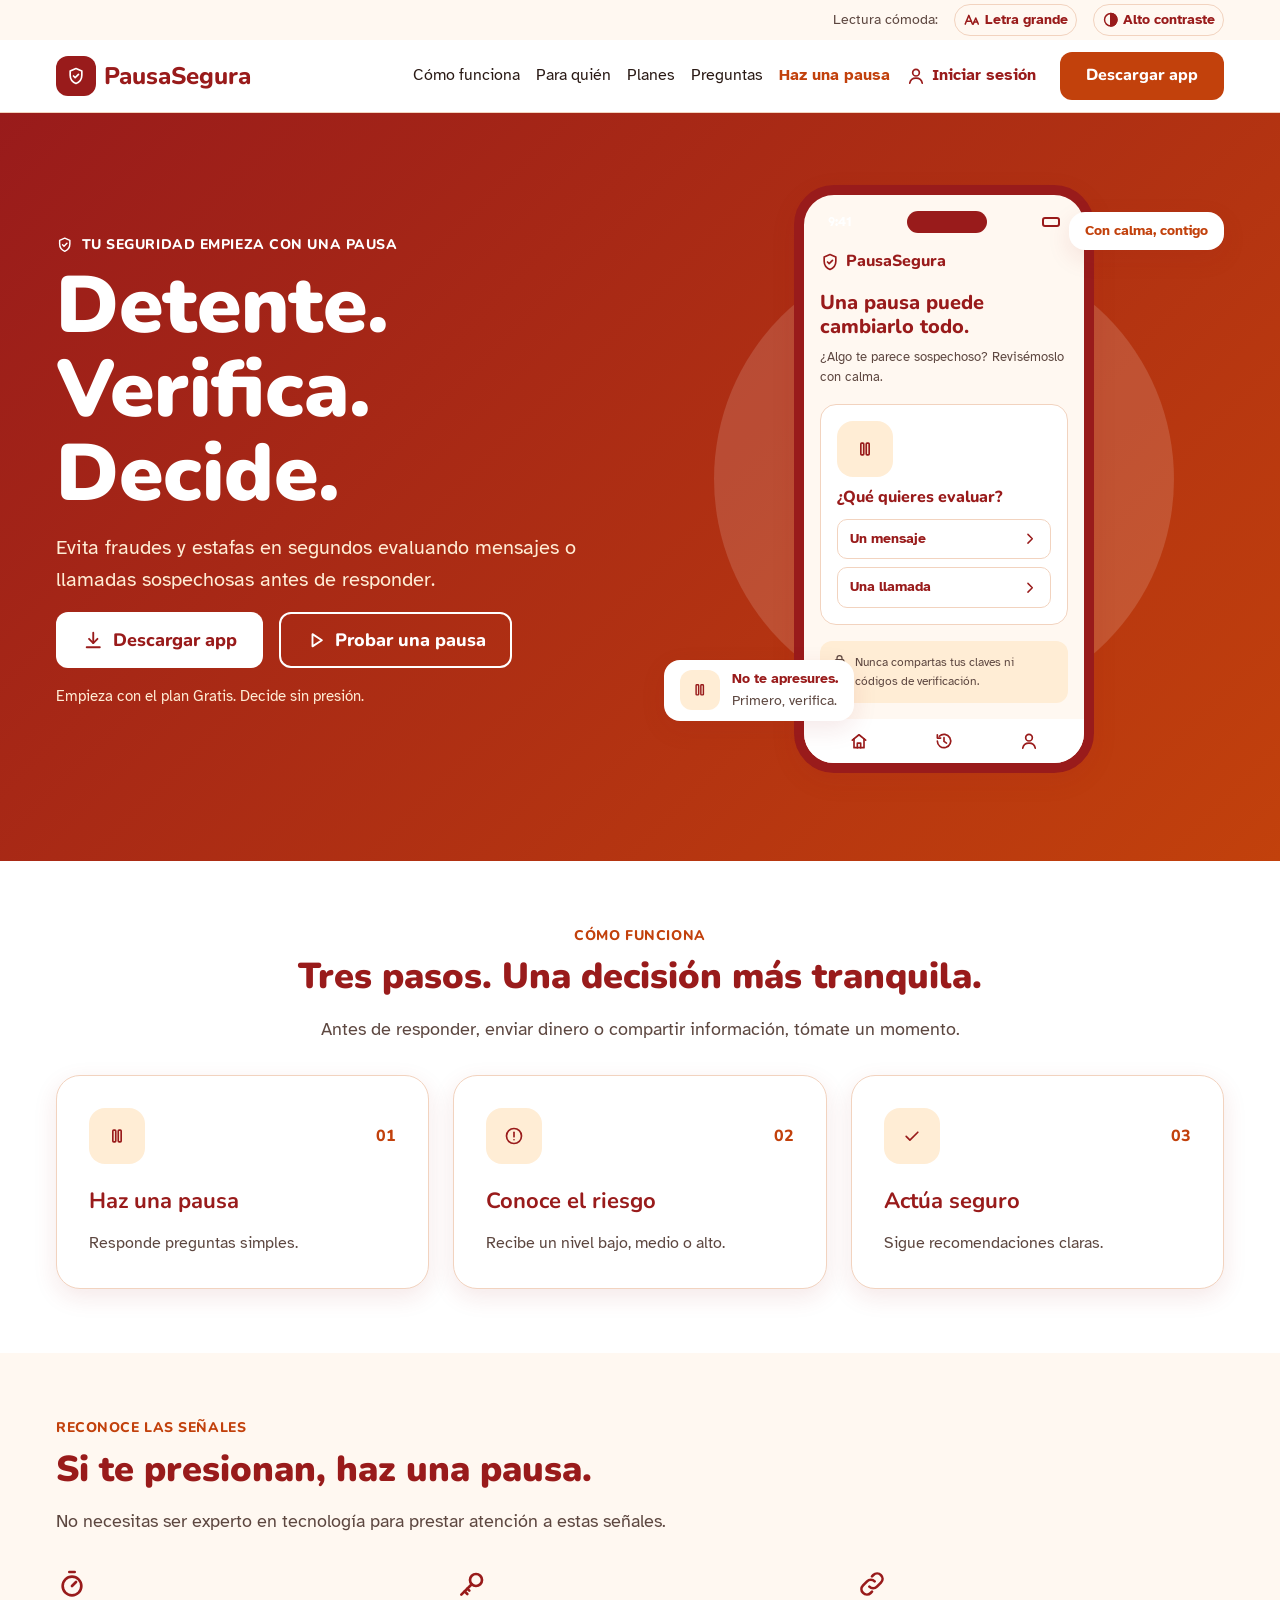
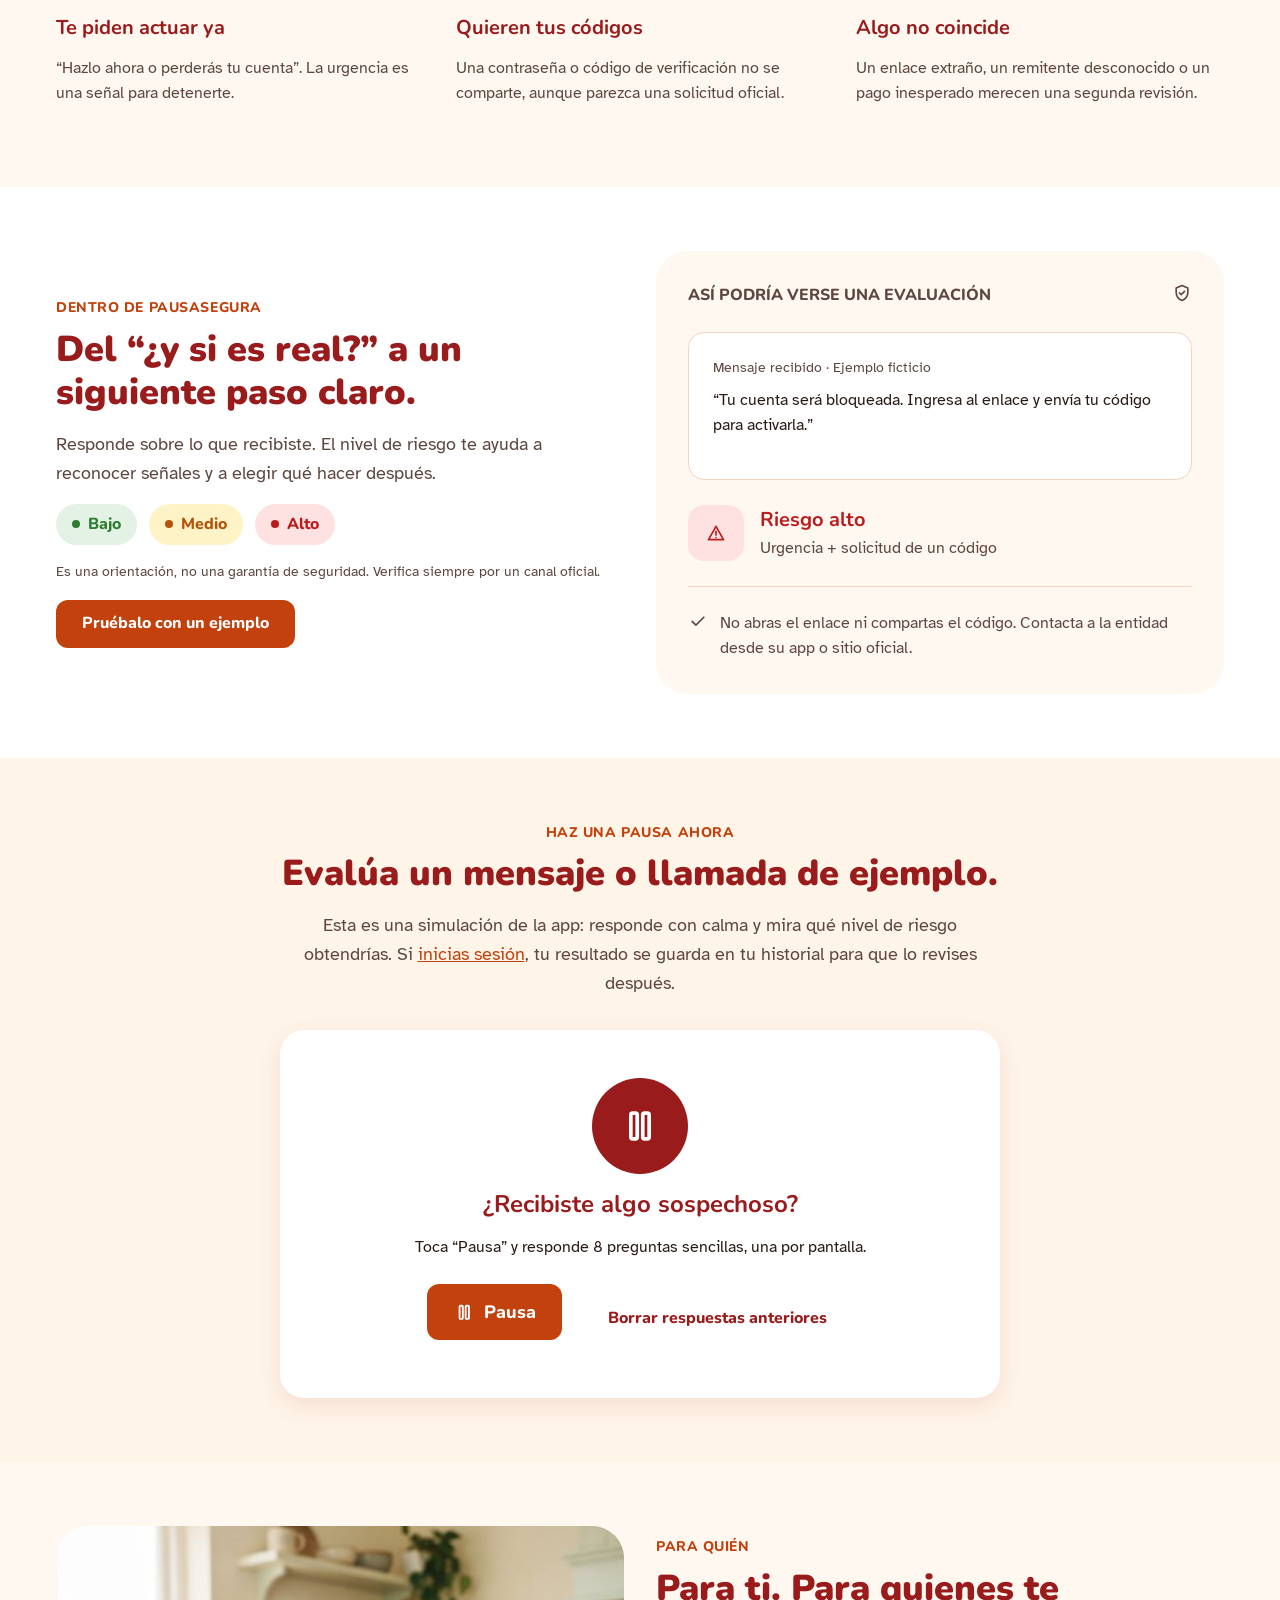
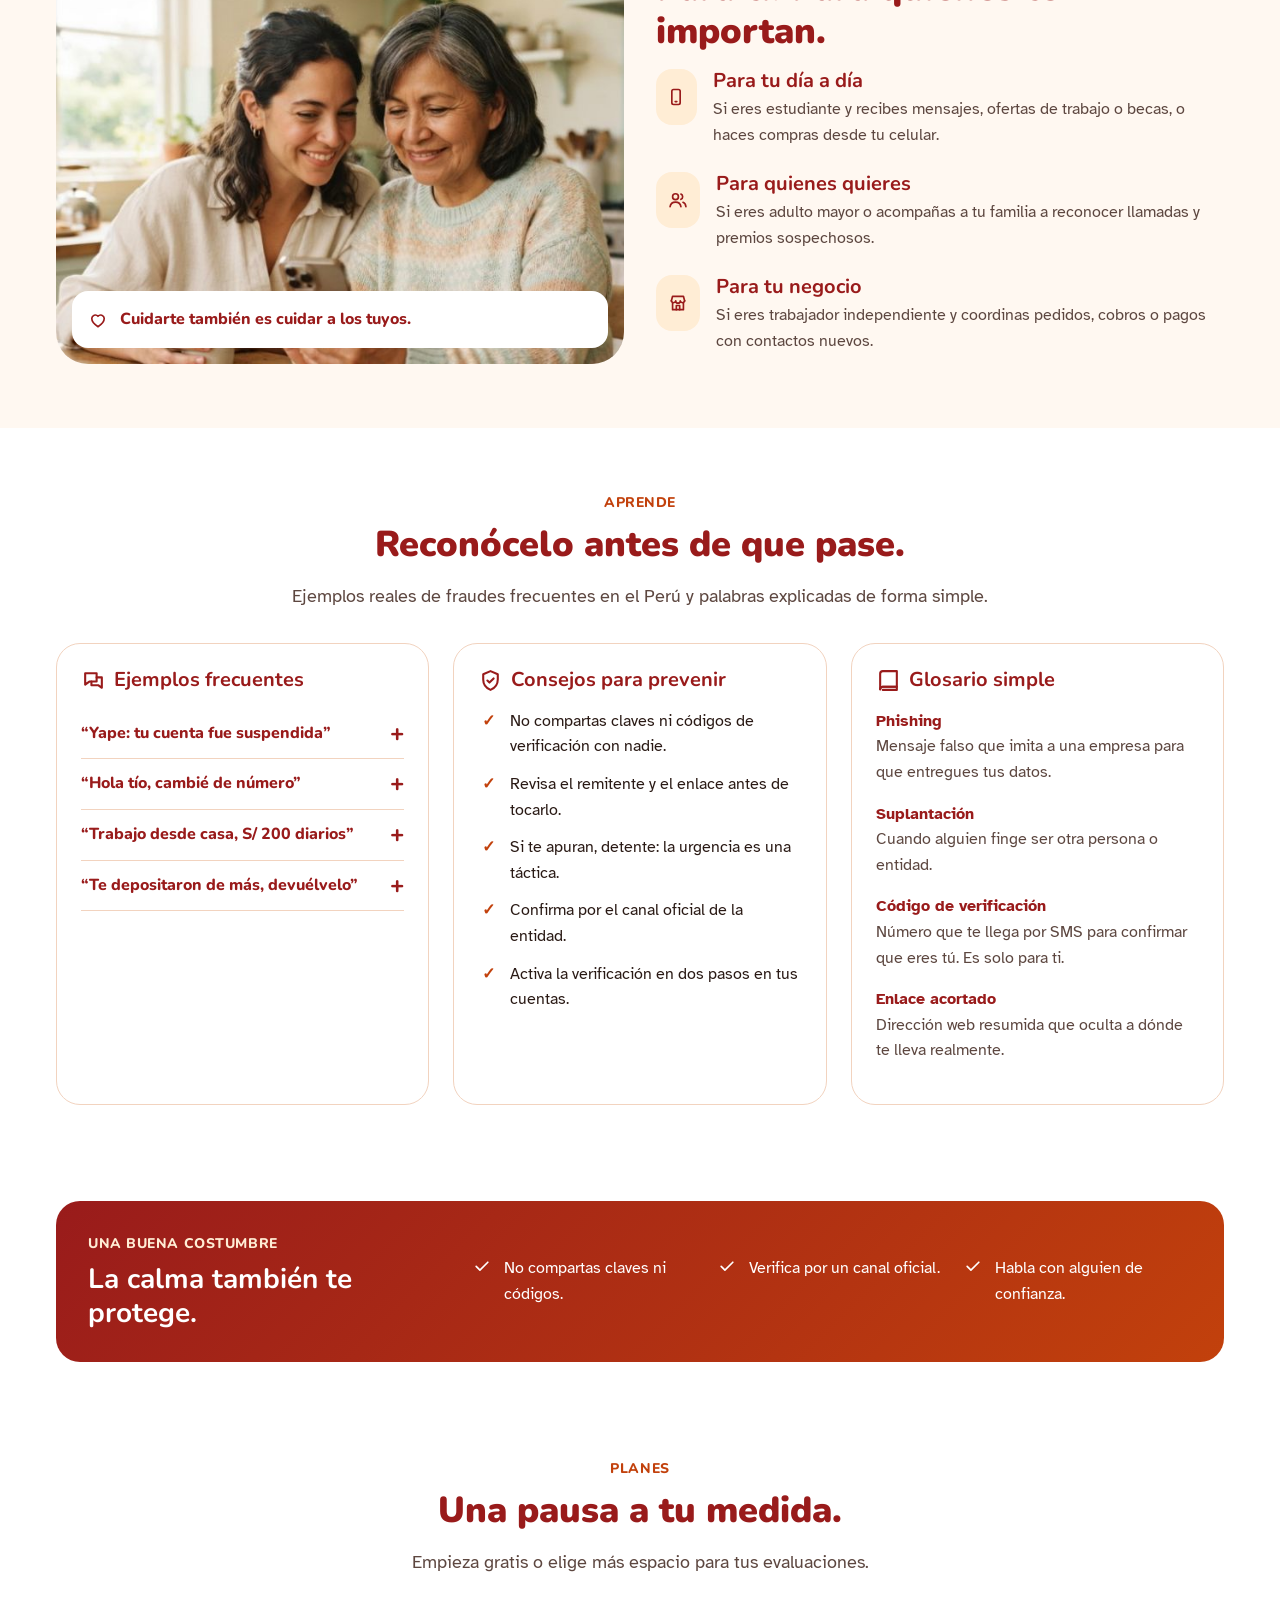
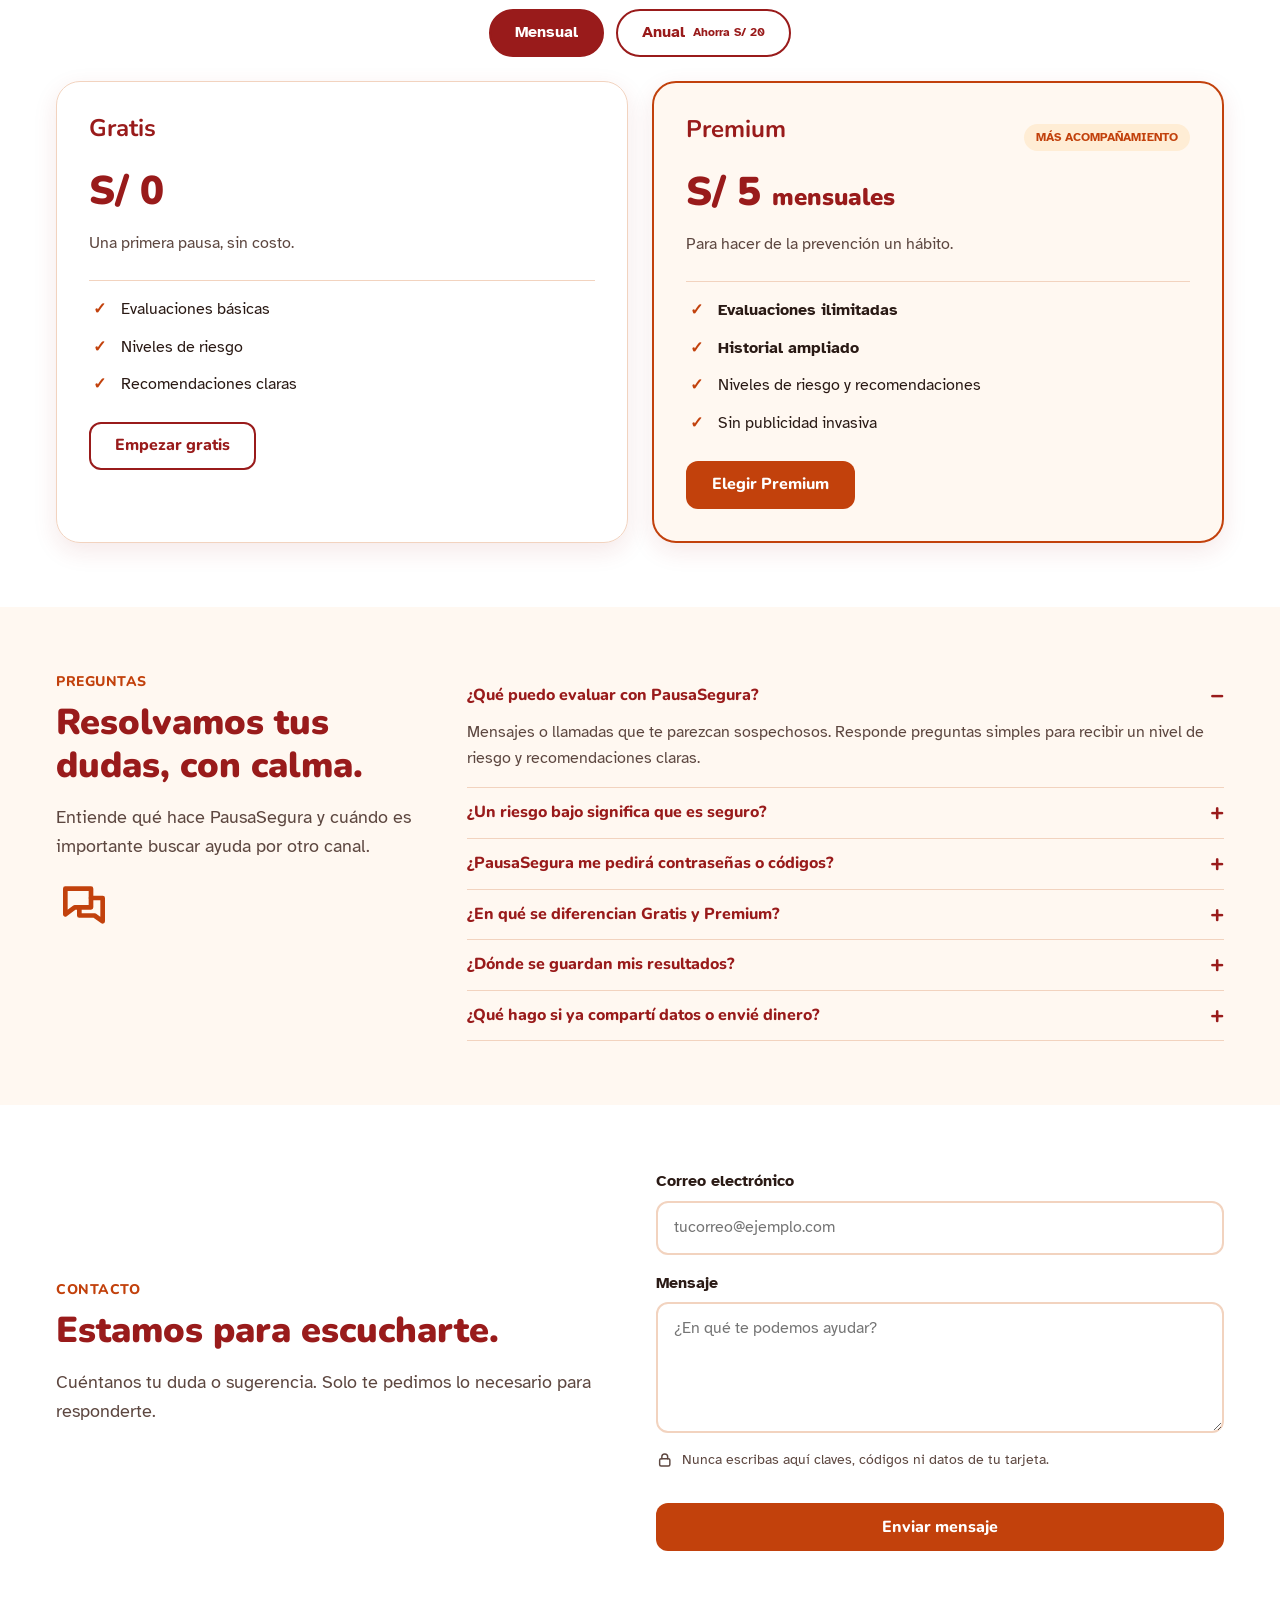
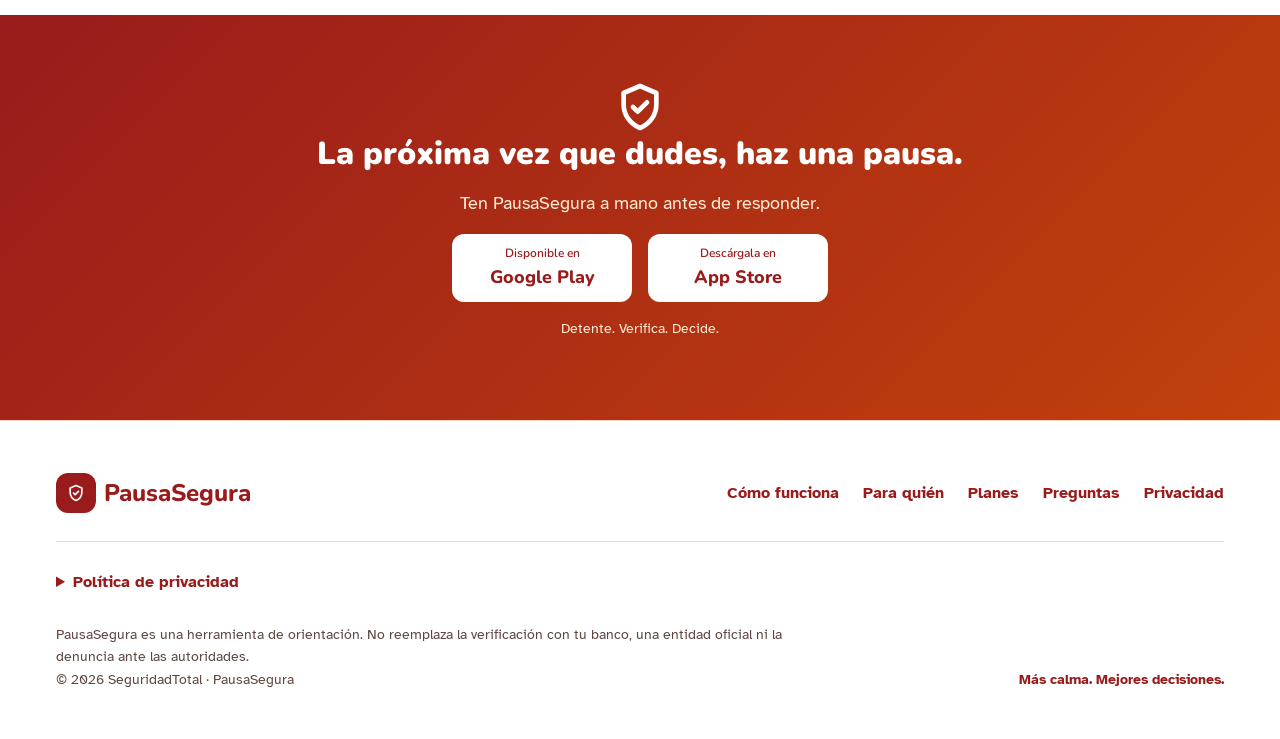
<file: index.html>
<!DOCTYPE html>
<html lang="es">
<head>
  <meta charset="UTF-8">
  <meta name="viewport" content="width=device-width, initial-scale=1.0">
  <meta name="description" content="PausaSegura te ayuda a hacer una pausa y evaluar una llamada o mensaje sospechoso antes de responder.">
  <title>PausaSegura | Detente. Verifica. Decide.</title>
  <link rel="icon" href="assets/images/favicon.svg" type="image/svg+xml">
  <link rel="preconnect" href="https://fonts.googleapis.com">
  <link rel="preconnect" href="https://fonts.gstatic.com" crossorigin>
  <link rel="stylesheet" href="https://fonts.googleapis.com/css2?family=Atkinson+Hyperlegible:wght@400;700&family=Nunito:wght@600;700;800;900&display=swap">
  <link rel="stylesheet" href="assets/css/styles.css">
  <script src="assets/js/account.js" defer></script>
  <script src="assets/js/evaluation.js" defer></script>
</head>
<body>
  <!-- Icon sprite (decorative icons, reused with <use>) -->
  <svg class="icon-sprite" aria-hidden="true" focusable="false">
    <symbol id="icon-shield" viewBox="0 0 24 24"><path d="M12 3l7 3v5c0 4.5-3 8.3-7 10-4-1.7-7-5.5-7-10V6l7-3z"/><path d="M9 12l2 2 4-4"/></symbol>
    <symbol id="icon-pause" viewBox="0 0 24 24"><rect x="7" y="5" width="3.5" height="14" rx="1"/><rect x="13.5" y="5" width="3.5" height="14" rx="1"/></symbol>
    <symbol id="icon-alert" viewBox="0 0 24 24"><circle cx="12" cy="12" r="9"/><path d="M12 7.5v5.5"/><path d="M12 16.5h.01"/></symbol>
    <symbol id="icon-check" viewBox="0 0 24 24"><path d="M5 12.5l4.5 4.5L19 7.5"/></symbol>
    <symbol id="icon-download" viewBox="0 0 24 24"><path d="M12 4v11"/><path d="M7.5 10.5L12 15l4.5-4.5"/><path d="M5 19.5h14"/></symbol>
    <symbol id="icon-play" viewBox="0 0 24 24"><path d="M8 5.5v13l10-6.5-10-6.5z"/></symbol>
    <symbol id="icon-timer" viewBox="0 0 24 24"><circle cx="12" cy="13.5" r="7"/><path d="M12 13.5l3-3"/><path d="M10 3h4"/></symbol>
    <symbol id="icon-key" viewBox="0 0 24 24"><circle cx="15" cy="9" r="4.5"/><path d="M11.8 12.2L4 20"/><path d="M6.5 17.5l2 2"/><path d="M8.5 15.5l1.5 1.5"/></symbol>
    <symbol id="icon-link" viewBox="0 0 24 24"><path d="M10 14a4 4 0 0 0 5.7 0l3-3a4 4 0 0 0-5.7-5.7l-1 1"/><path d="M14 10a4 4 0 0 0-5.7 0l-3 3a4 4 0 0 0 5.7 5.7l1-1"/></symbol>
    <symbol id="icon-phone" viewBox="0 0 24 24"><rect x="7" y="3" width="10" height="18" rx="2"/><path d="M11 17.5h2"/></symbol>
    <symbol id="icon-users" viewBox="0 0 24 24"><circle cx="9" cy="8" r="3.5"/><path d="M2.5 20c.5-3.5 3.2-5.5 6.5-5.5s6 2 6.5 5.5"/><path d="M15.5 4.8a3.5 3.5 0 0 1 0 6.4"/><path d="M18 14.8c2 .8 3.2 2.6 3.5 5.2"/></symbol>
    <symbol id="icon-store" viewBox="0 0 24 24"><path d="M4 9.5L5.5 4h13L20 9.5"/><path d="M4 9.5a2.7 2.7 0 0 0 5.3 0 2.7 2.7 0 0 0 5.4 0 2.7 2.7 0 0 0 5.3 0"/><path d="M5.5 11.5V20h13v-8.5"/><path d="M10 20v-5h4v5"/></symbol>
    <symbol id="icon-heart" viewBox="0 0 24 24"><path d="M12 20s-7.5-4.6-7.5-10A4.3 4.3 0 0 1 12 7.5 4.3 4.3 0 0 1 19.5 10c0 5.4-7.5 10-7.5 10z"/></symbol>
    <symbol id="icon-chat" viewBox="0 0 24 24"><path d="M4 5h11v8H8l-4 3V5z"/><path d="M15 9h5v10l-3.5-2.5H10V13"/></symbol>
    <symbol id="icon-warning" viewBox="0 0 24 24"><path d="M12 4l9 16H3l9-16z"/><path d="M12 10v4.5"/><path d="M12 17.5h.01"/></symbol>
    <symbol id="icon-lock" viewBox="0 0 24 24"><rect x="5" y="10.5" width="14" height="10" rx="2"/><path d="M8 10.5V8a4 4 0 0 1 8 0v2.5"/></symbol>
    <symbol id="icon-arrow-left" viewBox="0 0 24 24"><path d="M19 12H5"/><path d="M11 6l-6 6 6 6"/></symbol>
    <symbol id="icon-chevron" viewBox="0 0 24 24"><path d="M9.5 6l6 6-6 6"/></symbol>
    <symbol id="icon-share" viewBox="0 0 24 24"><circle cx="6" cy="12" r="2.5"/><circle cx="17.5" cy="6" r="2.5"/><circle cx="17.5" cy="18" r="2.5"/><path d="M8.2 10.8l7-3.6"/><path d="M8.2 13.2l7 3.6"/></symbol>
    <symbol id="icon-block" viewBox="0 0 24 24"><circle cx="12" cy="12" r="8.5"/><path d="M6 6l12 12"/></symbol>
    <symbol id="icon-book" viewBox="0 0 24 24"><path d="M4 5.5A2.5 2.5 0 0 1 6.5 3H20v15H6.5A2.5 2.5 0 0 0 4 20.5v-15z"/><path d="M4 20.5A2.5 2.5 0 0 1 6.5 18H20v3H6.5"/></symbol>
    <symbol id="icon-home" viewBox="0 0 24 24"><path d="M4 11l8-6.5 8 6.5"/><path d="M6 9.5V20h12V9.5"/><path d="M10 20v-5.5h4V20"/></symbol>
    <symbol id="icon-history" viewBox="0 0 24 24"><path d="M4 12a8 8 0 1 0 2.4-5.7"/><path d="M4 4.5v4h4"/><path d="M12 8v4.5l3 2"/></symbol>
    <symbol id="icon-user" viewBox="0 0 24 24"><circle cx="12" cy="8" r="4"/><path d="M4.5 20.5c.7-4 3.7-6 7.5-6s6.8 2 7.5 6"/></symbol>
    <symbol id="icon-text-size" viewBox="0 0 24 24"><path d="M3 18L8 6l5 12"/><path d="M4.8 14h6.4"/><path d="M14 18l3.5-8.5L21 18"/><path d="M15.2 15.2h4.6"/></symbol>
    <symbol id="icon-contrast" viewBox="0 0 24 24"><circle cx="12" cy="12" r="8.5"/><path d="M12 3.5v17a8.5 8.5 0 0 0 0-17z" fill="currentColor"/></symbol>
  </svg>

  <a class="skip-link" href="#main-content">Saltar al contenido</a>

  <!-- US36: reading preferences (CSS only: :has(:checked)) -->
  <input class="a11y-control" type="checkbox" id="large-text">
  <input class="a11y-control" type="checkbox" id="high-contrast">

  <header class="site-header">
    <div class="a11y-bar" role="group" aria-label="Preferencias de lectura">
      <div class="container a11y-bar__inner">
        <span class="a11y-bar__title">Lectura cómoda:</span>
        <label class="a11y-bar__option" for="large-text">
          <svg class="icon" aria-hidden="true"><use href="#icon-text-size"/></svg>
          Letra grande
        </label>
        <label class="a11y-bar__option" for="high-contrast">
          <svg class="icon" aria-hidden="true"><use href="#icon-contrast"/></svg>
          Alto contraste
        </label>
      </div>
    </div>

    <nav class="navbar container" aria-label="Navegación principal">
      <a class="brand" href="#home" aria-label="PausaSegura, ir al inicio">
        <span class="brand__mark" aria-hidden="true"><svg class="icon"><use href="#icon-shield"/></svg></span>
        <span class="brand__name">PausaSegura</span>
      </a>
      <input class="navbar__toggle" type="checkbox" id="menu-toggle" aria-label="Abrir o cerrar menú">
      <label class="navbar__toggle-label" for="menu-toggle">
        <span class="navbar__toggle-bar" aria-hidden="true"></span>
      </label>
      <ul class="navbar__menu" id="nav-menu">
        <li><a class="navbar__link" href="#how-it-works">Cómo funciona</a></li>
        <li><a class="navbar__link" href="#segments">Para quién</a></li>
        <li><a class="navbar__link" href="#plans">Planes</a></li>
        <li><a class="navbar__link" href="#faq">Preguntas</a></li>
        <li><a class="navbar__link navbar__link--accent" href="#evaluate">Haz una pausa</a></li>
        <!-- US01, US02, US46: account links, shown by assets/js/account.js -->
        <li data-auth="guest"><a class="navbar__link navbar__link--account" href="login.html"><svg class="icon" aria-hidden="true"><use href="#icon-user"/></svg> Iniciar sesión</a></li>
        <li data-auth="user" hidden><a class="navbar__link navbar__link--account" href="historial.html"><svg class="icon" aria-hidden="true"><use href="#icon-history"/></svg> Mis resultados</a></li>
        <li data-auth="user" hidden><button class="navbar__logout" type="button" data-logout>Salir (<span data-user-name></span>)</button></li>
        <li class="navbar__cta"><a class="button button--primary" href="#download">Descargar app</a></li>
      </ul>
    </nav>
  </header>

  <main id="main-content">
    <!-- Hero -->
    <section class="hero" id="home" aria-labelledby="home-title">
      <div class="container hero__inner">
        <div class="hero__content">
          <p class="eyebrow eyebrow--icon">
            <svg class="icon" aria-hidden="true"><use href="#icon-shield"/></svg>
            Tu seguridad empieza con una pausa
          </p>
          <h1 class="hero__title" id="home-title">Detente.<br>Verifica.<br>Decide.</h1>
          <p class="hero__lead">Evita fraudes y estafas en segundos evaluando mensajes o llamadas sospechosas antes de responder.</p>
          <div class="hero__actions">
            <a class="button button--light button--large" href="#download">
              <svg class="icon" aria-hidden="true"><use href="#icon-download"/></svg>
              Descargar app
            </a>
            <a class="button button--outline-light button--large" href="#evaluate">
              <svg class="icon" aria-hidden="true"><use href="#icon-play"/></svg>
              Probar una pausa
            </a>
          </div>
          <p class="hero__note">Empieza con el plan Gratis. Decide sin presión.</p>
        </div>

        <div class="hero__visual" aria-hidden="true">
          <div class="phone">
            <div class="phone__status"><span>9:41</span><span class="phone__notch"></span><span class="phone__battery"></span></div>
            <div class="phone__screen">
              <p class="phone__brand"><svg class="icon"><use href="#icon-shield"/></svg> PausaSegura</p>
              <p class="phone__title">Una pausa puede cambiarlo todo.</p>
              <p class="phone__text">¿Algo te parece sospechoso? Revisémoslo con calma.</p>
              <div class="phone__card">
                <span class="icon-badge"><svg class="icon"><use href="#icon-pause"/></svg></span>
                <p class="phone__card-title">¿Qué quieres evaluar?</p>
                <span class="phone__option">Un mensaje <svg class="icon"><use href="#icon-chevron"/></svg></span>
                <span class="phone__option">Una llamada <svg class="icon"><use href="#icon-chevron"/></svg></span>
              </div>
              <p class="phone__tip"><svg class="icon"><use href="#icon-lock"/></svg> Nunca compartas tus claves ni códigos de verificación.</p>
            </div>
            <div class="phone__nav">
              <svg class="icon"><use href="#icon-home"/></svg>
              <svg class="icon"><use href="#icon-history"/></svg>
              <svg class="icon"><use href="#icon-user"/></svg>
            </div>
          </div>
          <p class="floating-chip floating-chip--top">Con calma, contigo</p>
          <div class="floating-chip floating-chip--bottom">
            <span class="icon-badge icon-badge--small"><svg class="icon"><use href="#icon-pause"/></svg></span>
            <span><strong>No te apresures.</strong><br>Primero, verifica.</span>
          </div>
        </div>
      </div>
    </section>

    <!-- How it works -->
    <section class="section" id="how-it-works" aria-labelledby="how-it-works-title">
      <div class="container">
        <header class="section-header section-header--center">
          <p class="eyebrow">Cómo funciona</p>
          <h2 class="section-title" id="how-it-works-title">Tres pasos. Una decisión más tranquila.</h2>
          <p class="section-lead">Antes de responder, enviar dinero o compartir información, tómate un momento.</p>
        </header>
        <ol class="steps-grid">
          <li class="step-card">
            <div class="step-card__top"><span class="icon-badge"><svg class="icon" aria-hidden="true"><use href="#icon-pause"/></svg></span><span class="step-card__number">01</span></div>
            <h3 class="step-card__title">Haz una pausa</h3>
            <p>Responde preguntas simples.</p>
          </li>
          <li class="step-card">
            <div class="step-card__top"><span class="icon-badge"><svg class="icon" aria-hidden="true"><use href="#icon-alert"/></svg></span><span class="step-card__number">02</span></div>
            <h3 class="step-card__title">Conoce el riesgo</h3>
            <p>Recibe un nivel bajo, medio o alto.</p>
          </li>
          <li class="step-card">
            <div class="step-card__top"><span class="icon-badge"><svg class="icon" aria-hidden="true"><use href="#icon-check"/></svg></span><span class="step-card__number">03</span></div>
            <h3 class="step-card__title">Actúa seguro</h3>
            <p>Sigue recomendaciones claras.</p>
          </li>
        </ol>
      </div>
    </section>

    <!-- Signals (US13, US14, US16) -->
    <section class="section section--soft" id="signals" aria-labelledby="signals-title">
      <div class="container">
        <header class="section-header">
          <p class="eyebrow">Reconoce las señales</p>
          <h2 class="section-title" id="signals-title">Si te presionan, haz una pausa.</h2>
          <p class="section-lead">No necesitas ser experto en tecnología para prestar atención a estas señales.</p>
        </header>
        <ul class="signals-grid">
          <li class="signal-item">
            <svg class="icon icon--large" aria-hidden="true"><use href="#icon-timer"/></svg>
            <h3 class="signal-item__title">Te piden actuar ya</h3>
            <p>“Hazlo ahora o perderás tu cuenta”. La urgencia es una señal para detenerte.</p>
          </li>
          <li class="signal-item">
            <svg class="icon icon--large" aria-hidden="true"><use href="#icon-key"/></svg>
            <h3 class="signal-item__title">Quieren tus códigos</h3>
            <p>Una contraseña o código de verificación no se comparte, aunque parezca una solicitud oficial.</p>
          </li>
          <li class="signal-item">
            <svg class="icon icon--large" aria-hidden="true"><use href="#icon-link"/></svg>
            <h3 class="signal-item__title">Algo no coincide</h3>
            <p>Un enlace extraño, un remitente desconocido o un pago inesperado merecen una segunda revisión.</p>
          </li>
        </ul>
      </div>
    </section>

    <!-- Inside PausaSegura (US21, US22, US24) -->
    <section class="section" id="inside" aria-labelledby="inside-title">
      <div class="container split">
        <div class="split__content">
          <p class="eyebrow">Dentro de PausaSegura</p>
          <h2 class="section-title" id="inside-title">Del “¿y si es real?” a un siguiente paso claro.</h2>
          <p class="section-lead">Responde sobre lo que recibiste. El nivel de riesgo te ayuda a reconocer señales y a elegir qué hacer después.</p>
          <ul class="risk-legend" aria-label="Niveles de riesgo">
            <li class="risk-pill risk-pill--low">Bajo</li>
            <li class="risk-pill risk-pill--medium">Medio</li>
            <li class="risk-pill risk-pill--high">Alto</li>
          </ul>
          <p class="small-note">Es una orientación, no una garantía de seguridad. Verifica siempre por un canal oficial.</p>
          <a class="button button--primary" href="#evaluate">Pruébalo con un ejemplo</a>
        </div>
        <figure class="example-card">
          <figcaption class="example-card__header">
            Así podría verse una evaluación
            <svg class="icon" aria-hidden="true"><use href="#icon-shield"/></svg>
          </figcaption>
          <blockquote class="example-card__message">
            <p class="example-card__label">Mensaje recibido · Ejemplo ficticio</p>
            <p>“Tu cuenta será bloqueada. Ingresa al enlace y envía tu código para activarla.”</p>
          </blockquote>
          <div class="example-card__risk">
            <span class="icon-badge icon-badge--danger"><svg class="icon" aria-hidden="true"><use href="#icon-warning"/></svg></span>
            <p><strong class="text-danger">Riesgo alto</strong><br>Urgencia + solicitud de un código</p>
          </div>
          <p class="example-card__tip">
            <svg class="icon" aria-hidden="true"><use href="#icon-check"/></svg>
            No abras el enlace ni compartas el código. Contacta a la entidad desde su app o sitio oficial.
          </p>
        </figure>
      </div>
    </section>

    <!-- Guided evaluation demo (US05-US32, US39, US41, US48). CSS only: :target + :has(:checked) -->
    <section class="section section--tinted" id="evaluate" aria-labelledby="evaluate-title">
      <div class="container">
        <header class="section-header section-header--center">
          <p class="eyebrow">Haz una pausa ahora</p>
          <h2 class="section-title" id="evaluate-title">Evalúa un mensaje o llamada de ejemplo.</h2>
          <p class="section-lead">Esta es una simulación de la app: responde con calma y mira qué nivel de riesgo obtendrías. Si <a href="login.html?next=index.html%23evaluate">inicias sesión</a>, tu resultado se guarda en tu historial para que lo revises después.</p>
        </header>

        <form class="evaluation" aria-label="Evaluación guiada de ejemplo">
          <!-- Start (US05) -->
          <div class="evaluation__step evaluation__step--start" id="eval-start">
            <span class="pause-button" aria-hidden="true"><svg class="icon"><use href="#icon-pause"/></svg></span>
            <h3 class="evaluation__title">¿Recibiste algo sospechoso?</h3>
            <p>Toca “Pausa” y responde 8 preguntas sencillas, una por pantalla.</p>
            <a class="button button--primary button--large" href="#q1">
              <svg class="icon" aria-hidden="true"><use href="#icon-pause"/></svg>
              Pausa
            </a>
            <button class="button button--ghost" type="reset">Borrar respuestas anteriores</button>
          </div>

          <!-- Q1 channel (US06) -->
          <fieldset class="evaluation__step" id="q1">
            <legend class="evaluation__question">¿Por dónde te contactaron?</legend>
            <div class="evaluation__progress"><span>Pregunta 1 de 8</span><span class="progress" style="--progress: 12.5%"></span></div>
            <p class="evaluation__example">Ejemplo: “Me llegó un SMS de un número que no conozco”.</p>
            <div class="options">
              <label class="option"><input type="radio" name="channel" id="ch-call"> Llamada</label>
              <label class="option"><input type="radio" name="channel" id="ch-sms"> SMS</label>
              <label class="option"><input type="radio" name="channel" id="ch-whatsapp"> WhatsApp</label>
              <label class="option"><input type="radio" name="channel" id="ch-email"> Correo</label>
              <label class="option"><input type="radio" name="channel" id="ch-social"> Red social</label>
            </div>
            <div class="evaluation__nav">
              <a class="button button--ghost" href="#eval-start"><svg class="icon" aria-hidden="true"><use href="#icon-arrow-left"/></svg> Atrás</a>
              <a class="button button--primary" href="#q2">Siguiente</a>
            </div>
            <a class="evaluation__cancel" href="#eval-cancel">Cancelar evaluación</a>
          </fieldset>

          <!-- Q2 sender (US07) -->
          <fieldset class="evaluation__step" id="q2">
            <legend class="evaluation__question">¿Quién dice ser?</legend>
            <div class="evaluation__progress"><span>Pregunta 2 de 8</span><span class="progress" style="--progress: 25%"></span></div>
            <p class="evaluation__example">Ejemplo: “Dice ser de mi banco” o “Dice ser mi sobrino con un número nuevo”.</p>
            <div class="options">
              <label class="option"><input type="radio" name="sender" id="snd-bank"> Un banco</label>
              <label class="option"><input type="radio" name="sender" id="snd-company"> Una empresa o tienda</label>
              <label class="option"><input type="radio" name="sender" id="snd-public"> Una entidad pública</label>
              <label class="option"><input type="radio" name="sender" id="snd-family"> Un familiar o amigo</label>
              <label class="option"><input type="radio" name="sender" id="snd-client"> Un cliente o contacto nuevo</label>
              <label class="option option--unsure"><input type="radio" name="sender" id="snd-unsure"> No sé</label>
            </div>
            <div class="evaluation__nav">
              <a class="button button--ghost" href="#q1"><svg class="icon" aria-hidden="true"><use href="#icon-arrow-left"/></svg> Atrás</a>
              <a class="button button--primary" href="#q3">Siguiente</a>
            </div>
            <a class="evaluation__cancel" href="#eval-cancel">Cancelar evaluación</a>
          </fieldset>

          <!-- Q3 what they ask, multiple (US08) -->
          <fieldset class="evaluation__step" id="q3">
            <legend class="evaluation__question">¿Qué te piden? <span class="evaluation__hint">Puedes marcar varias opciones.</span></legend>
            <div class="evaluation__progress"><span>Pregunta 3 de 8</span><span class="progress" style="--progress: 37.5%"></span></div>
            <p class="evaluation__example">Ejemplo: “Me piden mi DNI y que haga clic en un enlace”.</p>
            <div class="options">
              <label class="option"><input type="checkbox" id="ask-data" class="flag-medium"> Datos personales (DNI, dirección)</label>
              <label class="option"><input type="checkbox" id="ask-bank" class="flag-high"> Datos de mi tarjeta o cuenta bancaria</label>
              <label class="option"><input type="checkbox" id="ask-money" class="flag-medium"> Dinero o un pago</label>
              <label class="option"><input type="checkbox" id="ask-click" class="flag-medium"> Hacer clic en un enlace</label>
              <label class="option"><input type="checkbox" id="ask-install" class="flag-high"> Instalar una aplicación</label>
              <label class="option"><input type="checkbox" id="ask-nothing"> Nada de esto</label>
            </div>
            <div class="evaluation__nav">
              <a class="button button--ghost" href="#q2"><svg class="icon" aria-hidden="true"><use href="#icon-arrow-left"/></svg> Atrás</a>
              <a class="button button--primary" href="#q4">Siguiente</a>
            </div>
            <a class="evaluation__cancel" href="#eval-cancel">Cancelar evaluación</a>
          </fieldset>

          <!-- Q4 urgency (US13) -->
          <fieldset class="evaluation__step" id="q4">
            <legend class="evaluation__question">¿Te presionan para actuar rápido?</legend>
            <div class="evaluation__progress"><span>Pregunta 4 de 8</span><span class="progress" style="--progress: 50%"></span></div>
            <p class="evaluation__example">Ejemplo: “Si no respondes en 10 minutos, tu cuenta se bloqueará”.</p>
            <div class="options">
              <label class="option"><input type="radio" name="urgency" id="urg-yes" class="flag-medium"> Sí</label>
              <label class="option"><input type="radio" name="urgency" id="urg-no"> No</label>
              <label class="option option--unsure"><input type="radio" name="urgency" id="urg-unsure"> No sé</label>
            </div>
            <div class="evaluation__nav">
              <a class="button button--ghost" href="#q3"><svg class="icon" aria-hidden="true"><use href="#icon-arrow-left"/></svg> Atrás</a>
              <a class="button button--primary" href="#q5">Siguiente</a>
            </div>
            <a class="evaluation__cancel" href="#eval-cancel">Cancelar evaluación</a>
          </fieldset>

          <!-- Q5 codes (US14) -->
          <fieldset class="evaluation__step" id="q5">
            <legend class="evaluation__question">¿Te piden una clave o un código?</legend>
            <div class="evaluation__progress"><span>Pregunta 5 de 8</span><span class="progress" style="--progress: 62.5%"></span></div>
            <p class="evaluation__example">Ejemplo: “Dime el código que te llegó por SMS”.</p>
            <div class="options">
              <label class="option"><input type="radio" name="code" id="code-yes" class="flag-high"> Sí, me piden un código o clave</label>
              <label class="option"><input type="radio" name="code" id="code-no"> No</label>
              <label class="option option--unsure"><input type="radio" name="code" id="code-unsure" class="flag-medium"> No sé</label>
            </div>
            <p class="evaluation__warning">
              <svg class="icon" aria-hidden="true"><use href="#icon-lock"/></svg>
              Nunca compartas ese código, ni siquiera con alguien que dice ser de tu banco.
            </p>
            <div class="evaluation__nav">
              <a class="button button--ghost" href="#q4"><svg class="icon" aria-hidden="true"><use href="#icon-arrow-left"/></svg> Atrás</a>
              <a class="button button--primary" href="#q6">Siguiente</a>
            </div>
            <a class="evaluation__cancel" href="#eval-cancel">Cancelar evaluación</a>
          </fieldset>

          <!-- Q6 change of channel / suspicious link (US15, US16) -->
          <fieldset class="evaluation__step" id="q6">
            <legend class="evaluation__question">¿Te piden seguir la conversación en otro lado o abrir un enlace?</legend>
            <div class="evaluation__progress"><span>Pregunta 6 de 8</span><span class="progress" style="--progress: 75%"></span></div>
            <p class="evaluation__example">Ejemplo: “Escríbeme a este WhatsApp” o un enlace como bcp-seguro.pe-validacion.com.</p>
            <div class="options">
              <label class="option"><input type="radio" name="channel-change" id="cc-whatsapp" class="flag-medium"> Sí, que siga por otro chat o número</label>
              <label class="option"><input type="radio" name="channel-change" id="cc-link" class="flag-medium"> Sí, que abra un enlace</label>
              <label class="option"><input type="radio" name="channel-change" id="cc-no"> No</label>
              <label class="option option--unsure"><input type="radio" name="channel-change" id="cc-unsure"> No sé</label>
            </div>
            <div class="evaluation__nav">
              <a class="button button--ghost" href="#q5"><svg class="icon" aria-hidden="true"><use href="#icon-arrow-left"/></svg> Atrás</a>
              <a class="button button--primary" href="#q7">Siguiente</a>
            </div>
            <a class="evaluation__cancel" href="#eval-cancel">Cancelar evaluación</a>
          </fieldset>

          <!-- Q7 impersonation (US17) -->
          <fieldset class="evaluation__step" id="q7">
            <legend class="evaluation__question">¿Algo no coincide con quien dice ser?</legend>
            <div class="evaluation__progress"><span>Pregunta 7 de 8</span><span class="progress" style="--progress: 87.5%"></span></div>
            <p class="evaluation__example">Ejemplo: el número no es el oficial, hay errores de ortografía o te tutea alguien que nunca lo hace.</p>
            <div class="options">
              <label class="option"><input type="radio" name="mismatch" id="mm-yes" class="flag-medium"> Sí, algo no coincide</label>
              <label class="option"><input type="radio" name="mismatch" id="mm-no"> No, todo coincide</label>
              <label class="option option--unsure"><input type="radio" name="mismatch" id="mm-unsure"> No sé</label>
            </div>
            <div class="evaluation__nav">
              <a class="button button--ghost" href="#q6"><svg class="icon" aria-hidden="true"><use href="#icon-arrow-left"/></svg> Atrás</a>
              <a class="button button--primary" href="#q8">Siguiente</a>
            </div>
            <a class="evaluation__cancel" href="#eval-cancel">Cancelar evaluación</a>
          </fieldset>

          <!-- Q8 offers, prizes, advance payment (US18, US19, US20) -->
          <fieldset class="evaluation__step" id="q8">
            <legend class="evaluation__question">¿Te ofrecen algo o te piden pagar por adelantado?</legend>
            <div class="evaluation__progress"><span>Pregunta 8 de 8</span><span class="progress" style="--progress: 100%"></span></div>
            <p class="evaluation__example">Ejemplo: “Ganaste un sorteo”, “Trabajo desde casa, solo paga la inscripción” o “Deposita primero para separar el pedido”.</p>
            <div class="options">
              <label class="option"><input type="radio" name="offer" id="of-prize" class="flag-medium"> Un premio, sorteo o herencia</label>
              <label class="option"><input type="radio" name="offer" id="of-job" class="flag-medium"> Un trabajo o beca a cambio de un pago</label>
              <label class="option"><input type="radio" name="offer" id="of-advance" class="flag-high"> Un pago adelantado o depósito</label>
              <label class="option"><input type="radio" name="offer" id="of-none"> Nada de esto</label>
              <label class="option option--unsure"><input type="radio" name="offer" id="of-unsure"> No sé</label>
            </div>
            <div class="evaluation__nav">
              <a class="button button--ghost" href="#q7"><svg class="icon" aria-hidden="true"><use href="#icon-arrow-left"/></svg> Atrás</a>
              <a class="button button--primary" href="#eval-result">Ver resultado</a>
            </div>
            <a class="evaluation__cancel" href="#eval-cancel">Cancelar evaluación</a>
          </fieldset>

          <!-- Cancel confirmation (US12) -->
          <div class="evaluation__step evaluation__step--dialog" id="eval-cancel" role="alertdialog" aria-labelledby="cancel-title">
            <svg class="icon icon--large" aria-hidden="true"><use href="#icon-alert"/></svg>
            <h3 class="evaluation__title" id="cancel-title">¿Salir de la evaluación?</h3>
            <p>Tus respuestas no se guardarán. Puedes volver a empezar cuando quieras.</p>
            <div class="evaluation__nav">
              <a class="button button--outline" href="#q1">Seguir evaluando</a>
              <button class="button button--danger" type="reset">Borrar respuestas</button>
              <a class="button button--ghost" href="#eval-start">Salir</a>
            </div>
          </div>

          <!-- Result (US21-US32, US39, US48) -->
          <div class="evaluation__step evaluation__step--result" id="eval-result" aria-live="polite">
            <p class="evaluation__progress"><span>Resultado de la evaluación</span></p>

            <!-- v1.1.0: filled by assets/js/evaluation.js when the result is saved -->
            <p class="result__saved" data-save-status role="status" hidden></p>

            <!-- US21, US22, US25: one of the three levels is shown -->
            <div class="result result--high">
              <div class="result__header" role="alert">
                <span class="result__icon"><svg class="icon" aria-hidden="true"><use href="#icon-warning"/></svg></span>
                <div>
                  <p class="result__level">Riesgo alto</p>
                  <p class="result__summary">No respondas, no abras enlaces y no compartas nada.</p>
                </div>
              </div>
              <p class="result__explanation">Encontramos señales que suelen usarse en fraudes: te piden datos bancarios, un código, instalar algo o pagar por adelantado. Una entidad real nunca te pedirá eso por mensaje o llamada.</p>
              <h4 class="result__subtitle">Qué hacer ahora</h4>
              <ol class="result__steps">
                <li>No compartas claves, códigos ni datos de tu tarjeta.</li>
                <li>Corta la comunicación y no abras el enlace que te enviaron.</li>
                <li>Contacta a la entidad por su canal oficial: su app, su web o el número del reverso de tu tarjeta.</li>
              </ol>
            </div>

            <div class="result result--medium">
              <div class="result__header">
                <span class="result__icon"><svg class="icon" aria-hidden="true"><use href="#icon-alert"/></svg></span>
                <div>
                  <p class="result__level">Riesgo medio</p>
                  <p class="result__summary">Verifica antes de actuar.</p>
                </div>
              </div>
              <p class="result__explanation">Hay algunas señales que merecen atención, como presión para actuar, un enlace o datos que no coinciden. Puede ser real, pero conviene confirmarlo por otro medio.</p>
              <h4 class="result__subtitle">Qué hacer ahora</h4>
              <ol class="result__steps">
                <li>No envíes dinero ni datos hasta confirmar quién es.</li>
                <li>Verifica por un canal oficial o llamando tú al número de siempre.</li>
                <li>Si tienes dudas, pregunta a alguien de confianza.</li>
              </ol>
            </div>

            <div class="result result--low">
              <div class="result__header">
                <span class="result__icon"><svg class="icon" aria-hidden="true"><use href="#icon-check"/></svg></span>
                <div>
                  <p class="result__level">Riesgo bajo</p>
                  <p class="result__summary">Continúa con cautela.</p>
                </div>
              </div>
              <p class="result__explanation">No encontramos señales claras de fraude en tus respuestas. Aun así, mantente atento si la conversación cambia o te piden algo más adelante.</p>
              <h4 class="result__subtitle">Qué hacer ahora</h4>
              <ol class="result__steps">
                <li>Continúa con cautela y no compartas claves ni códigos.</li>
                <li>Si te piden un pago o datos más adelante, vuelve a hacer una pausa.</li>
              </ol>
            </div>

            <!-- US23: signals detected -->
            <div class="result__block">
              <h4 class="result__subtitle">Señales detectadas</h4>
              <ul class="signal-list">
                <li class="signal-tag signal-tag--urgency">Urgencia o presión</li>
                <li class="signal-tag signal-tag--code">Piden una clave o código</li>
                <li class="signal-tag signal-tag--bank">Piden datos bancarios</li>
                <li class="signal-tag signal-tag--data">Piden datos personales</li>
                <li class="signal-tag signal-tag--money">Piden dinero</li>
                <li class="signal-tag signal-tag--install">Piden instalar una app</li>
                <li class="signal-tag signal-tag--channel">Cambio de canal</li>
                <li class="signal-tag signal-tag--link">Enlace sospechoso</li>
                <li class="signal-tag signal-tag--mismatch">Posible suplantación</li>
                <li class="signal-tag signal-tag--prize">Premio inesperado</li>
                <li class="signal-tag signal-tag--job">Oferta con pago previo</li>
                <li class="signal-tag signal-tag--advance">Pago adelantado</li>
                <li class="signal-tag signal-tag--none">Sin señales claras</li>
              </ul>
            </div>

            <!-- US06, US07, US27, US30: tips adapted to the channel and sender -->
            <div class="result__block result__tips">
              <h4 class="result__subtitle">Consejos para tu caso</h4>
              <p class="tip tip--call">Si fue una llamada, cuelga y llama tú al número oficial. No confíes en el número que aparece en pantalla.</p>
              <p class="tip tip--message">Si fue un mensaje, no respondas desde el mismo chat. Busca el contacto oficial por tu cuenta.</p>
              <p class="tip tip--bank">Tu banco nunca te pedirá claves ni códigos. Llama al número del reverso de tu tarjeta.</p>
              <p class="tip tip--family">Si dice ser un familiar, llámalo a su número de siempre o hazle una pregunta que solo él sepa.</p>
              <div class="tip tip--client">
                <p>Si es un cliente o contacto nuevo, antes de continuar pregúntale:</p>
                <ul>
                  <li>¿Quién eres y de qué empresa me escribes?</li>
                  <li>¿Cómo obtuviste mi número?</li>
                  <li>¿Qué necesitas exactamente y cómo pagarás?</li>
                </ul>
              </div>
              <p class="tip tip--generic">Ante la duda, confirma por un canal oficial antes de responder.</p>
            </div>

            <!-- US29, US39: next decision -->
            <div class="result__block">
              <h4 class="result__subtitle">¿Qué decides?</h4>
              <div class="decision">
                <label class="decision__option"><input type="radio" name="decision" id="dec-block"> <svg class="icon" aria-hidden="true"><use href="#icon-block"/></svg> Bloquear contacto</label>
                <label class="decision__option"><input type="radio" name="decision" id="dec-mark"> <svg class="icon" aria-hidden="true"><use href="#icon-warning"/></svg> Marcar como sospechoso</label>
                <label class="decision__option"><input type="radio" name="decision" id="dec-info"> <svg class="icon" aria-hidden="true"><use href="#icon-chat"/></svg> Pedir más información</label>
                <label class="decision__option"><input type="radio" name="decision" id="dec-continue"> <svg class="icon" aria-hidden="true"><use href="#icon-check"/></svg> Continuar con cautela</label>
              </div>
              <p class="snackbar snackbar--block" role="status">Contacto bloqueado (simulación). Si iniciaste sesión, tu decisión queda en tu historial.</p>
              <p class="snackbar snackbar--mark" role="status">Marcado como sospechoso (simulación). Si iniciaste sesión, queda en tu historial.</p>
              <p class="snackbar snackbar--info" role="status">Buena idea: usa las preguntas sugeridas y no compartas datos mientras tanto.</p>
              <p class="snackbar snackbar--continue" role="status">De acuerdo. Si te piden un pago o datos, vuelve a hacer una pausa.</p>
            </div>

            <!-- US31: share with a trusted contact -->
            <div class="result__block result__share">
              <h4 class="result__subtitle">No tienes que decidir a solas</h4>
              <a class="button button--outline" href="https://wa.me/?text=Hice%20una%20pausa%20con%20PausaSegura%20antes%20de%20responder%20un%20mensaje%20sospechoso.%20%C2%BFMe%20ayudas%20a%20revisarlo%3F" target="_blank" rel="noopener noreferrer">
                <svg class="icon" aria-hidden="true"><use href="#icon-share"/></svg>
                Compartir con un familiar
              </a>
              <a class="button button--ghost" href="mailto:?subject=%C2%BFMe%20ayudas%20a%20revisar%20un%20mensaje%3F&amp;body=Hice%20una%20pausa%20con%20PausaSegura%20antes%20de%20responder.%20%C2%BFLo%20revisamos%20juntos%3F">Enviar por correo</a>
            </div>

            <!-- US24: orientative result -->
            <p class="result__disclaimer">
              <svg class="icon" aria-hidden="true"><use href="#icon-shield"/></svg>
              Este resultado es una orientación, no una garantía. Ante la duda, verifica siempre por un canal oficial.
            </p>

            <!-- US48: was it useful? -->
            <div class="result__block feedback">
              <p class="feedback__question">¿Te fue útil este resultado?</p>
              <label class="feedback__option"><input type="radio" name="feedback" id="fb-yes"> Sí</label>
              <label class="feedback__option"><input type="radio" name="feedback" id="fb-no"> No</label>
              <p class="feedback__thanks" role="status">¡Gracias! Tu opinión nos ayuda a mejorar.</p>
            </div>

            <div class="evaluation__nav">
              <a class="button button--ghost" href="#q8"><svg class="icon" aria-hidden="true"><use href="#icon-arrow-left"/></svg> Corregir respuestas</a>
              <a class="button button--primary" href="#eval-start">Evaluar otra comunicación</a>
            </div>
          </div>
        </form>
      </div>
    </section>

    <!-- For whom (US18-US20 segments) -->
    <section class="section section--soft" id="segments" aria-labelledby="segments-title">
      <div class="container split split--reverse">
        <figure class="photo-card">
          <img src="assets/images/family-checking-phone.jpg" alt="Una mujer joven ayuda a su madre a revisar un mensaje en el celular" width="664" height="512" loading="lazy">
          <figcaption class="photo-card__caption">
            <svg class="icon" aria-hidden="true"><use href="#icon-heart"/></svg>
            Cuidarte también es cuidar a los tuyos.
          </figcaption>
        </figure>
        <div class="split__content">
          <p class="eyebrow">Para quién</p>
          <h2 class="section-title" id="segments-title">Para ti. Para quienes te importan.</h2>
          <ul class="feature-list">
            <li class="feature-list__item">
              <span class="icon-badge"><svg class="icon" aria-hidden="true"><use href="#icon-phone"/></svg></span>
              <div>
                <h3 class="feature-list__title">Para tu día a día</h3>
                <p>Si eres estudiante y recibes mensajes, ofertas de trabajo o becas, o haces compras desde tu celular.</p>
              </div>
            </li>
            <li class="feature-list__item">
              <span class="icon-badge"><svg class="icon" aria-hidden="true"><use href="#icon-users"/></svg></span>
              <div>
                <h3 class="feature-list__title">Para quienes quieres</h3>
                <p>Si eres adulto mayor o acompañas a tu familia a reconocer llamadas y premios sospechosos.</p>
              </div>
            </li>
            <li class="feature-list__item">
              <span class="icon-badge"><svg class="icon" aria-hidden="true"><use href="#icon-store"/></svg></span>
              <div>
                <h3 class="feature-list__title">Para tu negocio</h3>
                <p>Si eres trabajador independiente y coordinas pedidos, cobros o pagos con contactos nuevos.</p>
              </div>
            </li>
          </ul>
        </div>
      </div>
    </section>

    <!-- Learn: tips, examples, glossary (US33, US34, US35) -->
    <section class="section" id="learn" aria-labelledby="learn-title">
      <div class="container">
        <header class="section-header section-header--center">
          <p class="eyebrow">Aprende</p>
          <h2 class="section-title" id="learn-title">Reconócelo antes de que pase.</h2>
          <p class="section-lead">Ejemplos reales de fraudes frecuentes en el Perú y palabras explicadas de forma simple.</p>
        </header>
        <div class="learn-grid">
          <article class="learn-card">
            <h3 class="learn-card__title"><svg class="icon" aria-hidden="true"><use href="#icon-chat"/></svg> Ejemplos frecuentes</h3>
            <details class="disclosure">
              <summary>“Yape: tu cuenta fue suspendida”</summary>
              <p>Te piden ingresar a un enlace para “reactivar” tu cuenta y escribir tu código. Ninguna app de pagos te lo pide por mensaje.</p>
            </details>
            <details class="disclosure">
              <summary>“Hola tío, cambié de número”</summary>
              <p>Alguien se hace pasar por un familiar y pide dinero urgente. Llama a tu familiar a su número de siempre.</p>
            </details>
            <details class="disclosure">
              <summary>“Trabajo desde casa, S/ 200 diarios”</summary>
              <p>Te piden pagar una “inscripción” o tus datos para un trabajo que no existe. Un empleo real no te cobra por postular.</p>
            </details>
            <details class="disclosure">
              <summary>“Te depositaron de más, devuélvelo”</summary>
              <p>Te muestran una captura falsa de transferencia. Revisa tu saldo en la app oficial antes de devolver nada.</p>
            </details>
          </article>
          <article class="learn-card">
            <h3 class="learn-card__title"><svg class="icon" aria-hidden="true"><use href="#icon-shield"/></svg> Consejos para prevenir</h3>
            <ul class="check-list">
              <li>No compartas claves ni códigos de verificación con nadie.</li>
              <li>Revisa el remitente y el enlace antes de tocarlo.</li>
              <li>Si te apuran, detente: la urgencia es una táctica.</li>
              <li>Confirma por el canal oficial de la entidad.</li>
              <li>Activa la verificación en dos pasos en tus cuentas.</li>
            </ul>
          </article>
          <article class="learn-card">
            <h3 class="learn-card__title"><svg class="icon" aria-hidden="true"><use href="#icon-book"/></svg> Glosario simple</h3>
            <dl class="glossary">
              <div class="glossary__item"><dt>Phishing</dt><dd>Mensaje falso que imita a una empresa para que entregues tus datos.</dd></div>
              <div class="glossary__item"><dt>Suplantación</dt><dd>Cuando alguien finge ser otra persona o entidad.</dd></div>
              <div class="glossary__item"><dt>Código de verificación</dt><dd>Número que te llega por SMS para confirmar que eres tú. Es solo para ti.</dd></div>
              <div class="glossary__item"><dt>Enlace acortado</dt><dd>Dirección web resumida que oculta a dónde te lleva realmente.</dd></div>
            </dl>
          </article>
        </div>
      </div>
    </section>

    <!-- Habit banner (US27, US28) -->
    <section class="section section--compact" aria-labelledby="habit-title">
      <div class="container">
        <div class="habit-banner">
          <div>
            <p class="eyebrow eyebrow--light">Una buena costumbre</p>
            <h2 class="habit-banner__title" id="habit-title">La calma también te protege.</h2>
          </div>
          <ul class="habit-banner__list">
            <li><svg class="icon" aria-hidden="true"><use href="#icon-check"/></svg> No compartas claves ni códigos.</li>
            <li><svg class="icon" aria-hidden="true"><use href="#icon-check"/></svg> Verifica por un canal oficial.</li>
            <li><svg class="icon" aria-hidden="true"><use href="#icon-check"/></svg> Habla con alguien de confianza.</li>
          </ul>
        </div>
      </div>
    </section>

    <!-- Plans (US49, US50) -->
    <section class="section" id="plans" aria-labelledby="plans-title">
      <div class="container">
        <header class="section-header section-header--center">
          <p class="eyebrow">Planes</p>
          <h2 class="section-title" id="plans-title">Una pausa a tu medida.</h2>
          <p class="section-lead">Empieza gratis o elige más espacio para tus evaluaciones.</p>
        </header>
        <div class="billing" role="radiogroup" aria-label="Frecuencia de pago">
          <input type="radio" name="billing" id="billing-monthly" checked>
          <label for="billing-monthly">Mensual</label>
          <input type="radio" name="billing" id="billing-yearly">
          <label for="billing-yearly">Anual <span class="billing__save">Ahorra S/ 20</span></label>
          <div class="plans-grid">
            <article class="plan-card">
              <h3 class="plan-card__name">Gratis</h3>
              <p class="plan-card__price">S/ 0</p>
              <p class="plan-card__lead">Una primera pausa, sin costo.</p>
              <ul class="check-list">
                <li>Evaluaciones básicas</li>
                <li>Niveles de riesgo</li>
                <li>Recomendaciones claras</li>
              </ul>
              <a class="button button--outline" href="#download">Empezar gratis</a>
            </article>
            <article class="plan-card plan-card--featured">
              <div class="plan-card__head">
                <h3 class="plan-card__name">Premium</h3>
                <span class="badge">Más acompañamiento</span>
              </div>
              <p class="plan-card__price plan-card__price--monthly">S/ 5 <span>mensuales</span></p>
              <p class="plan-card__price plan-card__price--yearly">S/ 40 <span>anuales</span></p>
              <p class="plan-card__lead">Para hacer de la prevención un hábito.</p>
              <ul class="check-list">
                <li><strong>Evaluaciones ilimitadas</strong></li>
                <li><strong>Historial ampliado</strong></li>
                <li>Niveles de riesgo y recomendaciones</li>
                <li>Sin publicidad invasiva</li>
              </ul>
              <a class="button button--primary" href="#download">Elegir Premium</a>
            </article>
          </div>
        </div>
      </div>
    </section>

    <!-- FAQ (US24, US42) -->
    <section class="section section--soft" id="faq" aria-labelledby="faq-title">
      <div class="container split split--faq">
        <div class="split__content">
          <p class="eyebrow">Preguntas</p>
          <h2 class="section-title" id="faq-title">Resolvamos tus dudas, con calma.</h2>
          <p class="section-lead">Entiende qué hace PausaSegura y cuándo es importante buscar ayuda por otro canal.</p>
          <svg class="icon icon--xl" aria-hidden="true"><use href="#icon-chat"/></svg>
        </div>
        <div class="faq-list">
          <details class="faq" open>
            <summary>¿Qué puedo evaluar con PausaSegura?</summary>
            <p>Mensajes o llamadas que te parezcan sospechosos. Responde preguntas simples para recibir un nivel de riesgo y recomendaciones claras.</p>
          </details>
          <details class="faq">
            <summary>¿Un riesgo bajo significa que es seguro?</summary>
            <p>No necesariamente. La evaluación es una orientación y no garantiza que un mensaje o una llamada sean auténticos. Confirma la información por un canal oficial.</p>
          </details>
          <details class="faq">
            <summary>¿PausaSegura me pedirá contraseñas o códigos?</summary>
            <p>Nunca. PausaSegura no te pedirá contraseñas bancarias ni códigos de verificación. Si alguien lo hace en nuestro nombre, es un intento de fraude.</p>
          </details>
          <details class="faq">
            <summary>¿En qué se diferencian Gratis y Premium?</summary>
            <p>Gratis incluye evaluaciones básicas. Premium ofrece evaluaciones ilimitadas e historial ampliado por S/ 5 mensuales o S/ 40 al año.</p>
          </details>
          <details class="faq">
            <summary>¿Dónde se guardan mis resultados?</summary>
            <p>Si creas una cuenta e inicias sesión, cada evaluación se guarda en “Mis resultados” con la fecha, el nivel de riesgo, las señales detectadas y tu decisión. En esta versión de demostración tu cuenta y tu historial se guardan solo en este navegador y puedes borrarlos cuando quieras.</p>
          </details>
          <details class="faq">
            <summary>¿Qué hago si ya compartí datos o envié dinero?</summary>
            <p>Contacta cuanto antes a tu banco o a la entidad involucrada por un canal oficial. Cambia las claves afectadas y conserva los mensajes o comprobantes para reportar lo ocurrido.</p>
          </details>
        </div>
      </div>
    </section>

    <!-- Contact (US44: only the minimum data, nothing is sent) -->
    <section class="section" id="contact" aria-labelledby="contact-title">
      <div class="container split">
        <div class="split__content">
          <p class="eyebrow">Contacto</p>
          <h2 class="section-title" id="contact-title">Estamos para escucharte.</h2>
          <p class="section-lead">Cuéntanos tu duda o sugerencia. Solo te pedimos lo necesario para responderte.</p>
        </div>
        <form class="contact-form" action="#contact-sent" method="get">
          <label class="field">
            <span class="field__label">Correo electrónico</span>
            <input class="field__input" type="email" required autocomplete="email" placeholder="tucorreo@ejemplo.com">
            <span class="field__error">Escribe un correo válido, por ejemplo nombre@correo.com.</span>
          </label>
          <label class="field">
            <span class="field__label">Mensaje</span>
            <textarea class="field__input" required minlength="10" rows="4" placeholder="¿En qué te podemos ayudar?"></textarea>
            <span class="field__error">Escribe al menos 10 caracteres.</span>
          </label>
          <p class="small-note"><svg class="icon" aria-hidden="true"><use href="#icon-lock"/></svg> Nunca escribas aquí claves, códigos ni datos de tu tarjeta.</p>
          <button class="button button--primary" type="submit">Enviar mensaje</button>
          <p class="contact-form__sent" id="contact-sent" role="status">¡Mensaje recibido! Te responderemos pronto. (Simulación: no se guarda ni se envía información.)</p>
        </form>
      </div>
    </section>

    <!-- Download CTA -->
    <section class="cta" id="download" aria-labelledby="download-title">
      <div class="container cta__inner">
        <svg class="icon icon--xl" aria-hidden="true"><use href="#icon-shield"/></svg>
        <h2 class="cta__title" id="download-title">La próxima vez que dudes, haz una pausa.</h2>
        <p class="section-lead">Ten PausaSegura a mano antes de responder.</p>
        <div class="cta__stores">
          <a class="store-button" href="#download-soon"><span class="store-button__small">Disponible en</span> Google Play</a>
          <a class="store-button" href="#download-soon"><span class="store-button__small">Descárgala en</span> App Store</a>
        </div>
        <p class="cta__soon" id="download-soon" role="status">¡Muy pronto! La app está en desarrollo. Mientras tanto, prueba la evaluación de ejemplo.</p>
        <p class="small-note">Detente. Verifica. Decide.</p>
      </div>
    </section>
  </main>

  <footer class="site-footer">
    <div class="container">
      <div class="site-footer__top">
        <a class="brand" href="#home" aria-label="PausaSegura, ir al inicio">
          <span class="brand__mark" aria-hidden="true"><svg class="icon"><use href="#icon-shield"/></svg></span>
          <span class="brand__name">PausaSegura</span>
        </a>
        <nav aria-label="Enlaces del pie de página">
          <ul class="site-footer__links">
            <li><a href="#how-it-works">Cómo funciona</a></li>
            <li><a href="#segments">Para quién</a></li>
            <li><a href="#plans">Planes</a></li>
            <li><a href="#faq">Preguntas</a></li>
            <li><a href="#privacy">Privacidad</a></li>
          </ul>
        </nav>
      </div>

      <!-- US42, US43, US44: privacy policy -->
      <details class="privacy" id="privacy">
        <summary>Política de privacidad</summary>
        <ul>
          <li>PausaSegura nunca te pedirá contraseñas bancarias ni códigos de verificación.</li>
          <li>Para tu cuenta solo pedimos tu nombre, tu correo y una contraseña, que se guarda cifrada (nunca en texto plano).</li>
          <li>Solo guardamos lo necesario de cada evaluación: la fecha, el canal, el nivel de riesgo, las señales detectadas y tu decisión.</li>
          <li>En esta versión de demostración, tu cuenta y tu historial se guardan solo en este navegador y no se envían a ningún servidor.</li>
          <li>Puedes eliminar tu historial o tu cuenta cuando quieras desde “Mis resultados”.</li>
          <li>Tratamos tus datos según la Ley N.° 29733, Ley de Protección de Datos Personales del Perú.</li>
        </ul>
      </details>

      <div class="site-footer__bottom">
        <p>PausaSegura es una herramienta de orientación. No reemplaza la verificación con tu banco, una entidad oficial ni la denuncia ante las autoridades.<br>&copy; 2026 SeguridadTotal · PausaSegura</p>
        <p class="site-footer__slogan">Más calma. Mejores decisiones.</p>
      </div>
    </div>
  </footer>
</body>
</html>
</file>
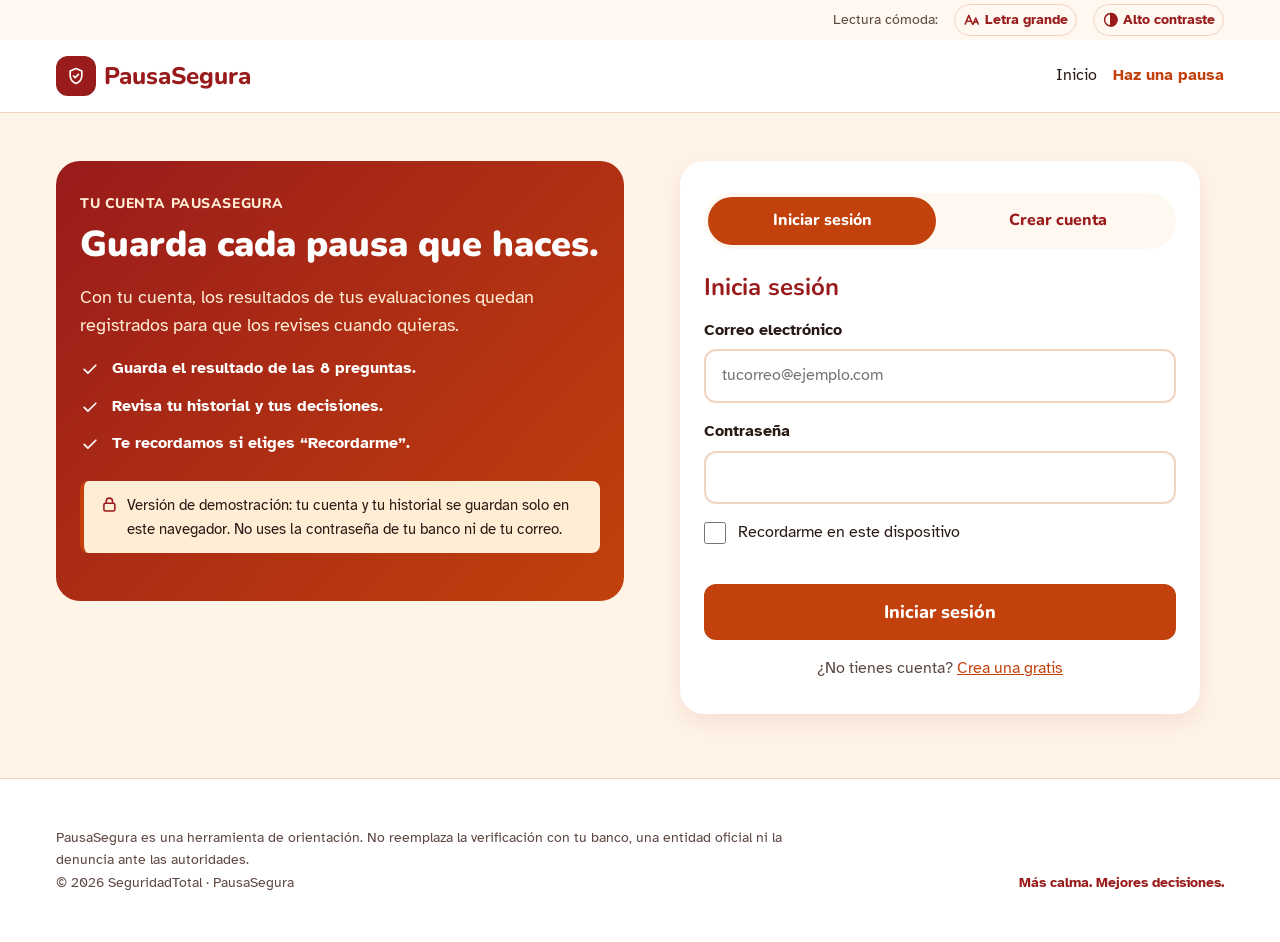
<file: historial.html>
<!DOCTYPE html>
<html lang="es">
<head>
  <meta charset="UTF-8">
  <meta name="viewport" content="width=device-width, initial-scale=1.0">
  <meta name="description" content="Revisa el historial de tus evaluaciones en PausaSegura.">
  <title>Mis resultados | PausaSegura</title>
  <link rel="icon" href="assets/images/favicon.svg" type="image/svg+xml">
  <link rel="preconnect" href="https://fonts.googleapis.com">
  <link rel="preconnect" href="https://fonts.gstatic.com" crossorigin>
  <link rel="stylesheet" href="https://fonts.googleapis.com/css2?family=Atkinson+Hyperlegible:wght@400;700&family=Nunito:wght@600;700;800;900&display=swap">
  <link rel="stylesheet" href="assets/css/styles.css">
  <script src="assets/js/account.js" defer></script>
  <script src="assets/js/history.js" defer></script>
</head>
<body data-requires-auth>
  <!-- Icon sprite (decorative icons, reused with <use>) -->
  <svg class="icon-sprite" aria-hidden="true" focusable="false">
    <symbol id="icon-shield" viewBox="0 0 24 24"><path d="M12 3l7 3v5c0 4.5-3 8.3-7 10-4-1.7-7-5.5-7-10V6l7-3z"/><path d="M9 12l2 2 4-4"/></symbol>
    <symbol id="icon-pause" viewBox="0 0 24 24"><rect x="7" y="5" width="3.5" height="14" rx="1"/><rect x="13.5" y="5" width="3.5" height="14" rx="1"/></symbol>
    <symbol id="icon-history" viewBox="0 0 24 24"><path d="M4 12a8 8 0 1 0 2.4-5.7"/><path d="M4 4.5v4h4"/><path d="M12 8v4.5l3 2"/></symbol>
    <symbol id="icon-lock" viewBox="0 0 24 24"><rect x="5" y="10.5" width="14" height="10" rx="2"/><path d="M8 10.5V8a4 4 0 0 1 8 0v2.5"/></symbol>
    <symbol id="icon-text-size" viewBox="0 0 24 24"><path d="M3 18L8 6l5 12"/><path d="M4.8 14h6.4"/><path d="M14 18l3.5-8.5L21 18"/><path d="M15.2 15.2h4.6"/></symbol>
    <symbol id="icon-contrast" viewBox="0 0 24 24"><circle cx="12" cy="12" r="8.5"/><path d="M12 3.5v17a8.5 8.5 0 0 0 0-17z" fill="currentColor"/></symbol>
  </svg>

  <a class="skip-link" href="#main-content">Saltar al contenido</a>

  <!-- US36: reading preferences (CSS only: :has(:checked)) -->
  <input class="a11y-control" type="checkbox" id="large-text">
  <input class="a11y-control" type="checkbox" id="high-contrast">

  <header class="site-header">
    <div class="a11y-bar" role="group" aria-label="Preferencias de lectura">
      <div class="container a11y-bar__inner">
        <span class="a11y-bar__title">Lectura cómoda:</span>
        <label class="a11y-bar__option" for="large-text">
          <svg class="icon" aria-hidden="true"><use href="#icon-text-size"/></svg>
          Letra grande
        </label>
        <label class="a11y-bar__option" for="high-contrast">
          <svg class="icon" aria-hidden="true"><use href="#icon-contrast"/></svg>
          Alto contraste
        </label>
      </div>
    </div>

    <nav class="navbar container" aria-label="Navegación principal">
      <a class="brand" href="index.html" aria-label="PausaSegura, ir al inicio">
        <span class="brand__mark" aria-hidden="true"><svg class="icon"><use href="#icon-shield"/></svg></span>
        <span class="brand__name">PausaSegura</span>
      </a>
      <input class="navbar__toggle" type="checkbox" id="menu-toggle" aria-label="Abrir o cerrar menú">
      <label class="navbar__toggle-label" for="menu-toggle">
        <span class="navbar__toggle-bar" aria-hidden="true"></span>
      </label>
      <ul class="navbar__menu" id="nav-menu">
        <li><a class="navbar__link" href="index.html">Inicio</a></li>
        <li><a class="navbar__link navbar__link--accent" href="index.html#evaluate">Haz una pausa</a></li>
        <li><a class="navbar__link navbar__link--account" href="historial.html" aria-current="page"><svg class="icon" aria-hidden="true"><use href="#icon-history"/></svg> Mis resultados</a></li>
        <li><button class="navbar__logout" type="button" data-logout>Salir (<span data-user-name></span>)</button></li>
      </ul>
    </nav>
  </header>

  <main id="main-content">
    <!-- US46 (evaluation history) and US45 (delete history and account) -->
    <section class="history" aria-labelledby="history-title">
      <div class="container">
        <header class="history__header">
          <p class="eyebrow">Mis resultados</p>
          <h1 class="history__title" id="history-title">Tu historial, <span data-account-name></span>.</h1>
          <p class="section-lead">Aquí quedan registradas las evaluaciones que hiciste con tu cuenta (<span data-account-email></span>), de la más reciente a la más antigua.</p>
        </header>

        <ul class="stats" aria-label="Resumen de tus evaluaciones">
          <li class="stat"><span class="stat__value" data-stat="total">0</span> <span class="stat__label">Evaluaciones</span></li>
          <li class="stat stat--high"><span class="stat__value" data-stat="high">0</span> <span class="stat__label">Riesgo alto</span></li>
          <li class="stat stat--medium"><span class="stat__value" data-stat="medium">0</span> <span class="stat__label">Riesgo medio</span></li>
          <li class="stat stat--low"><span class="stat__value" data-stat="low">0</span> <span class="stat__label">Riesgo bajo</span></li>
        </ul>

        <div class="history__toolbar">
          <label class="history__filter">
            <span class="field__label">Mostrar</span>
            <select class="field__input" id="history-filter">
              <option value="all">Todas las evaluaciones</option>
              <option value="high">Solo riesgo alto</option>
              <option value="medium">Solo riesgo medio</option>
              <option value="low">Solo riesgo bajo</option>
            </select>
          </label>
          <a class="button button--primary" href="index.html#eval-start">
            <svg class="icon" aria-hidden="true"><use href="#icon-pause"/></svg>
            Hacer otra pausa
          </a>
        </div>

        <ol class="history-list" data-history-list aria-label="Evaluaciones guardadas"></ol>

        <div class="history-empty" data-history-empty hidden>
          <p data-empty-text>Todavía no tienes evaluaciones guardadas.</p>
          <a class="button button--outline" href="index.html#eval-start">Hacer mi primera pausa</a>
        </div>

        <noscript>
          <p class="form-message form-message--error">Para ver tu historial necesitas activar JavaScript en tu navegador.</p>
        </noscript>

        <div class="account-actions">
          <p class="notice">
            <svg class="icon" aria-hidden="true"><use href="#icon-lock"/></svg>
            <span>Tu historial se guarda solo en este navegador. Puedes borrarlo o eliminar tu cuenta cuando quieras (Ley N.° 29733).</span>
          </p>
          <button class="button button--danger-outline" type="button" data-clear-history>Borrar todo mi historial</button>
          <button class="button button--ghost" type="button" data-delete-account>Eliminar mi cuenta</button>
        </div>
      </div>
    </section>
  </main>

  <footer class="site-footer">
    <div class="container site-footer__bottom">
      <p>PausaSegura es una herramienta de orientación. No reemplaza la verificación con tu banco, una entidad oficial ni la denuncia ante las autoridades.<br>&copy; 2026 SeguridadTotal · PausaSegura</p>
      <p class="site-footer__slogan">Más calma. Mejores decisiones.</p>
    </div>
  </footer>
</body>
</html>
</file>
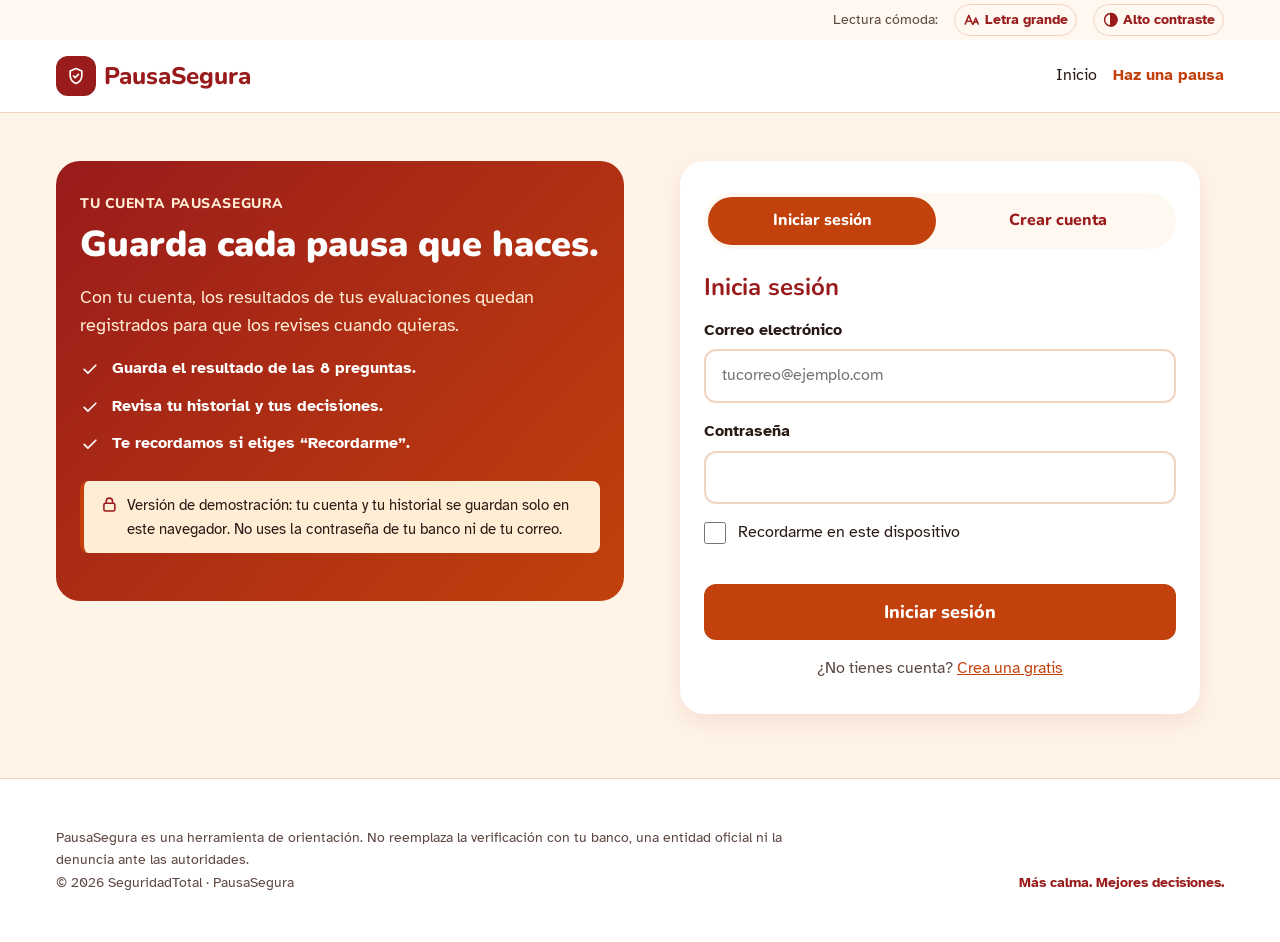
<file: login.html>
<!DOCTYPE html>
<html lang="es">
<head>
  <meta charset="UTF-8">
  <meta name="viewport" content="width=device-width, initial-scale=1.0">
  <meta name="description" content="Inicia sesión o crea tu cuenta en PausaSegura para guardar los resultados de tus evaluaciones.">
  <title>Iniciar sesión | PausaSegura</title>
  <link rel="icon" href="assets/images/favicon.svg" type="image/svg+xml">
  <link rel="preconnect" href="https://fonts.googleapis.com">
  <link rel="preconnect" href="https://fonts.gstatic.com" crossorigin>
  <link rel="stylesheet" href="https://fonts.googleapis.com/css2?family=Atkinson+Hyperlegible:wght@400;700&family=Nunito:wght@600;700;800;900&display=swap">
  <link rel="stylesheet" href="assets/css/styles.css">
  <script src="assets/js/account.js" defer></script>
  <script src="assets/js/login.js" defer></script>
</head>
<body>
  <!-- Icon sprite (decorative icons, reused with <use>) -->
  <svg class="icon-sprite" aria-hidden="true" focusable="false">
    <symbol id="icon-shield" viewBox="0 0 24 24"><path d="M12 3l7 3v5c0 4.5-3 8.3-7 10-4-1.7-7-5.5-7-10V6l7-3z"/><path d="M9 12l2 2 4-4"/></symbol>
    <symbol id="icon-check" viewBox="0 0 24 24"><path d="M5 12.5l4.5 4.5L19 7.5"/></symbol>
    <symbol id="icon-lock" viewBox="0 0 24 24"><rect x="5" y="10.5" width="14" height="10" rx="2"/><path d="M8 10.5V8a4 4 0 0 1 8 0v2.5"/></symbol>
    <symbol id="icon-history" viewBox="0 0 24 24"><path d="M4 12a8 8 0 1 0 2.4-5.7"/><path d="M4 4.5v4h4"/><path d="M12 8v4.5l3 2"/></symbol>
    <symbol id="icon-user" viewBox="0 0 24 24"><circle cx="12" cy="8" r="4"/><path d="M4.5 20.5c.7-4 3.7-6 7.5-6s6.8 2 7.5 6"/></symbol>
    <symbol id="icon-arrow-left" viewBox="0 0 24 24"><path d="M19 12H5"/><path d="M11 6l-6 6 6 6"/></symbol>
    <symbol id="icon-text-size" viewBox="0 0 24 24"><path d="M3 18L8 6l5 12"/><path d="M4.8 14h6.4"/><path d="M14 18l3.5-8.5L21 18"/><path d="M15.2 15.2h4.6"/></symbol>
    <symbol id="icon-contrast" viewBox="0 0 24 24"><circle cx="12" cy="12" r="8.5"/><path d="M12 3.5v17a8.5 8.5 0 0 0 0-17z" fill="currentColor"/></symbol>
  </svg>

  <a class="skip-link" href="#main-content">Saltar al contenido</a>

  <!-- US36: reading preferences (CSS only: :has(:checked)) -->
  <input class="a11y-control" type="checkbox" id="large-text">
  <input class="a11y-control" type="checkbox" id="high-contrast">

  <header class="site-header">
    <div class="a11y-bar" role="group" aria-label="Preferencias de lectura">
      <div class="container a11y-bar__inner">
        <span class="a11y-bar__title">Lectura cómoda:</span>
        <label class="a11y-bar__option" for="large-text">
          <svg class="icon" aria-hidden="true"><use href="#icon-text-size"/></svg>
          Letra grande
        </label>
        <label class="a11y-bar__option" for="high-contrast">
          <svg class="icon" aria-hidden="true"><use href="#icon-contrast"/></svg>
          Alto contraste
        </label>
      </div>
    </div>

    <nav class="navbar container" aria-label="Navegación principal">
      <a class="brand" href="index.html" aria-label="PausaSegura, ir al inicio">
        <span class="brand__mark" aria-hidden="true"><svg class="icon"><use href="#icon-shield"/></svg></span>
        <span class="brand__name">PausaSegura</span>
      </a>
      <input class="navbar__toggle" type="checkbox" id="menu-toggle" aria-label="Abrir o cerrar menú">
      <label class="navbar__toggle-label" for="menu-toggle">
        <span class="navbar__toggle-bar" aria-hidden="true"></span>
      </label>
      <ul class="navbar__menu" id="nav-menu">
        <li><a class="navbar__link" href="index.html">Inicio</a></li>
        <li><a class="navbar__link navbar__link--accent" href="index.html#evaluate">Haz una pausa</a></li>
        <li data-auth="user" hidden><a class="navbar__link navbar__link--account" href="historial.html"><svg class="icon" aria-hidden="true"><use href="#icon-history"/></svg> Mis resultados</a></li>
        <li data-auth="user" hidden><button class="navbar__logout" type="button" data-logout>Salir (<span data-user-name></span>)</button></li>
      </ul>
    </nav>
  </header>

  <main id="main-content">
    <!-- US01 (register) and US02 (sign in) -->
    <section class="auth" aria-labelledby="auth-title">
      <div class="container auth__inner">
        <div class="auth__intro">
          <p class="eyebrow eyebrow--light">Tu cuenta PausaSegura</p>
          <h1 class="auth__title" id="auth-title">Guarda cada pausa que haces.</h1>
          <p class="auth__lead">Con tu cuenta, los resultados de tus evaluaciones quedan registrados para que los revises cuando quieras.</p>
          <ul class="auth__benefits">
            <li><svg class="icon" aria-hidden="true"><use href="#icon-check"/></svg> Guarda el resultado de las 8 preguntas.</li>
            <li><svg class="icon" aria-hidden="true"><use href="#icon-check"/></svg> Revisa tu historial y tus decisiones.</li>
            <li><svg class="icon" aria-hidden="true"><use href="#icon-check"/></svg> Te recordamos si eliges “Recordarme”.</li>
          </ul>
          <p class="notice">
            <svg class="icon" aria-hidden="true"><use href="#icon-lock"/></svg>
            <span>Versión de demostración: tu cuenta y tu historial se guardan solo en este navegador. No uses la contraseña de tu banco ni de tu correo.</span>
          </p>
        </div>

        <div class="auth-card">
          <!-- Shown by assets/js/login.js when there is an active session -->
          <div class="auth-signed" data-signed-in hidden>
            <h2 class="auth-panel__title">Ya iniciaste sesión</h2>
            <p>Hola, <strong data-signed-name></strong> (<span data-signed-email></span>).</p>
            <a class="button button--primary" href="historial.html">Ver mis resultados</a>
            <a class="button button--outline" href="index.html#evaluate">Hacer una pausa</a>
            <button class="button button--ghost" type="button" data-logout>Cerrar sesión</button>
          </div>

          <div data-auth-forms>
            <ul class="auth-tabs">
              <li><a class="auth-tabs__link auth-tabs__link--login" href="#login">Iniciar sesión</a></li>
              <li><a class="auth-tabs__link auth-tabs__link--register" href="#register">Crear cuenta</a></li>
            </ul>

            <!-- Sign in -->
            <form class="auth-panel auth-panel--login" id="login" action="login.html" method="post" aria-labelledby="login-title" novalidate>
              <h2 class="auth-panel__title" id="login-title">Inicia sesión</h2>
              <p class="form-message form-message--error" data-form-message role="alert" hidden></p>
              <label class="field">
                <span class="field__label">Correo electrónico</span>
                <input class="field__input" type="email" name="email" required autocomplete="email" placeholder="tucorreo@ejemplo.com">
                <span class="field__error">Escribe un correo válido, por ejemplo nombre@correo.com.</span>
              </label>
              <label class="field">
                <span class="field__label">Contraseña</span>
                <input class="field__input" type="password" name="password" required autocomplete="current-password">
                <span class="field__error">Escribe tu contraseña.</span>
              </label>
              <label class="field--check">
                <input type="checkbox" name="remember">
                <span>Recordarme en este dispositivo</span>
              </label>
              <button class="button button--primary button--large" type="submit">Iniciar sesión</button>
              <p class="auth-panel__switch">¿No tienes cuenta? <a href="#register">Crea una gratis</a></p>
            </form>

            <!-- Register -->
            <form class="auth-panel auth-panel--register" id="register" action="login.html" method="post" aria-labelledby="register-title" novalidate>
              <h2 class="auth-panel__title" id="register-title">Crea tu cuenta</h2>
              <p class="form-message form-message--error" data-form-message role="alert" hidden></p>
              <label class="field">
                <span class="field__label">Nombre</span>
                <input class="field__input" type="text" name="name" required minlength="2" maxlength="60" autocomplete="given-name" placeholder="Tu nombre">
                <span class="field__error">Escribe tu nombre.</span>
              </label>
              <label class="field">
                <span class="field__label">Correo electrónico</span>
                <input class="field__input" type="email" name="email" required autocomplete="email" placeholder="tucorreo@ejemplo.com">
                <span class="field__error">Escribe un correo válido, por ejemplo nombre@correo.com.</span>
              </label>
              <label class="field">
                <span class="field__label">Contraseña</span>
                <input class="field__input" type="password" name="password" required minlength="8" autocomplete="new-password" aria-describedby="password-hint">
                <span class="field__error">Usa al menos 8 caracteres, con letras y números.</span>
                <span class="field__hint" id="password-hint">Al menos 8 caracteres, con letras y números.</span>
              </label>
              <label class="field">
                <span class="field__label">Repite la contraseña</span>
                <input class="field__input" type="password" name="password-confirm" required autocomplete="new-password">
                <span class="field__error">Las contraseñas no coinciden.</span>
              </label>
              <label class="field--check">
                <input type="checkbox" name="remember" checked>
                <span>Recordarme en este dispositivo</span>
              </label>
              <label class="field--check">
                <input type="checkbox" name="privacy" required>
                <span>Acepto la <a href="index.html#privacy">política de privacidad</a> (Ley N.° 29733).</span>
              </label>
              <button class="button button--primary button--large" type="submit">Crear cuenta</button>
              <p class="auth-panel__switch">¿Ya tienes cuenta? <a href="#login">Inicia sesión</a></p>
            </form>
          </div>

          <noscript>
            <p class="form-message form-message--error">Para iniciar sesión y guardar tus resultados necesitas activar JavaScript en tu navegador.</p>
          </noscript>
        </div>
      </div>
    </section>
  </main>

  <footer class="site-footer">
    <div class="container site-footer__bottom">
      <p>PausaSegura es una herramienta de orientación. No reemplaza la verificación con tu banco, una entidad oficial ni la denuncia ante las autoridades.<br>&copy; 2026 SeguridadTotal · PausaSegura</p>
      <p class="site-footer__slogan">Más calma. Mejores decisiones.</p>
    </div>
  </footer>
</body>
</html>
</file>
<file: assets/css/styles.css>
/* Design tokens: prevention palette (red and orange), v1.1.0 */
:root {
  --color-primary-dark: #991b1b;
  --color-primary: #c2410c;
  --color-primary-soft: #ffedd5;
  --color-tint: #fff4e8;
  --color-soft: #fff8f1;
  --gradient-alert: linear-gradient(135deg, #991b1b 0%, #c2410c 100%);
  --color-on-alert: #ffffff;
  --color-on-alert-muted: #ffedd5;
  --color-risk-low: #2e7d32;
  --color-risk-low-bg: #e3f2e4;
  --color-risk-medium: #b45309;
  --color-risk-medium-bg: #fef3c7;
  --color-risk-high: #b91c1c;
  --color-risk-high-bg: #fee2e2;
  --color-text: #2a1a15;
  --color-muted: #5d4740;
  --color-border: #f2d3bf;
  --color-surface: #ffffff;

  --font-heading: "Nunito", sans-serif;
  --font-body: "Atkinson Hyperlegible", sans-serif;

  --space-8: 8px;
  --space-16: 16px;
  --space-24: 24px;
  --space-32: 32px;
  --space-48: 48px;
  --space-64: 64px;

  --radius-card: 16px;
  --radius-large: 24px;
  --radius-pill: 999px;
  --touch-target: 48px;
  --container-max-width: 1200px;
  --shadow-card: 0 8px 24px rgba(153, 27, 27, 0.1);
}

/* US36: reading preferences, CSS only */
html:has(#large-text:checked) {
  font-size: 118.75%;
}

html:has(#high-contrast:checked) {
  --color-text: #000000;
  --color-muted: #1b1b1b;
  --color-primary: #7f1d1d;
  --color-primary-dark: #5c0f0f;
  --color-border: #1b1b1b;
  --color-soft: #ffffff;
  --color-tint: #ffffff;
  --gradient-alert: #5c0f0f;
}

/* Base */
*,
*::before,
*::after {
  box-sizing: border-box;
}

html {
  scroll-behavior: smooth;
  scroll-padding-top: 120px;
}

body {
  margin: 0;
  background-color: var(--color-surface);
  color: var(--color-text);
  font-family: var(--font-body);
  font-size: 1rem;
  line-height: 1.6;
}

h1,
h2,
h3,
h4 {
  margin: 0 0 var(--space-16);
  color: var(--color-primary-dark);
  font-family: var(--font-heading);
  line-height: 1.2;
}

p {
  margin: 0 0 var(--space-16);
}

img {
  display: block;
  max-width: 100%;
  height: auto;
}

a {
  color: var(--color-primary);
}

a:focus-visible,
button:focus-visible,
summary:focus-visible,
input:focus-visible + label,
.option:focus-within,
#large-text:focus-visible ~ .site-header .a11y-bar__option[for="large-text"],
#high-contrast:focus-visible ~ .site-header .a11y-bar__option[for="high-contrast"] {
  outline: 3px solid var(--color-primary);
  outline-offset: 2px;
}

.icon-sprite,
.a11y-control {
  position: absolute;
  width: 1px;
  height: 1px;
  overflow: hidden;
  opacity: 0;
}

.icon {
  width: 1.25em;
  height: 1.25em;
  flex-shrink: 0;
  fill: none;
  stroke: currentColor;
  stroke-linecap: round;
  stroke-linejoin: round;
  stroke-width: 2;
  vertical-align: middle;
}

.icon--large {
  width: 32px;
  height: 32px;
  color: var(--color-primary-dark);
}

.icon--xl {
  width: 56px;
  height: 56px;
  color: var(--color-primary);
}

.skip-link {
  position: absolute;
  top: -60px;
  left: var(--space-16);
  z-index: 100;
  padding: var(--space-8) var(--space-16);
  background-color: var(--color-surface);
}

.skip-link:focus {
  top: var(--space-8);
}

.container {
  width: 100%;
  max-width: var(--container-max-width);
  margin: 0 auto;
  padding: 0 var(--space-16);
}

/* Header */
.site-header {
  position: sticky;
  top: 0;
  z-index: 50;
  border-bottom: 1px solid var(--color-border);
  background-color: var(--color-surface);
}

.a11y-bar {
  background-color: var(--color-soft);
  font-size: 0.875rem;
}

.a11y-bar__inner {
  display: flex;
  flex-wrap: wrap;
  align-items: center;
  justify-content: flex-end;
  gap: var(--space-8) var(--space-16);
  padding-top: 4px;
  padding-bottom: 4px;
}

.a11y-bar__title {
  color: var(--color-muted);
}

.a11y-bar__option {
  display: inline-flex;
  align-items: center;
  gap: 4px;
  min-height: 32px;
  padding: 0 var(--space-8);
  border: 1px solid var(--color-border);
  border-radius: var(--radius-pill);
  color: var(--color-primary-dark);
  font-weight: 700;
  cursor: pointer;
}

html:has(#large-text:checked) .a11y-bar__option[for="large-text"],
html:has(#high-contrast:checked) .a11y-bar__option[for="high-contrast"] {
  border-color: var(--color-primary-dark);
  background-color: var(--color-primary-dark);
  color: var(--color-surface);
}

.navbar {
  display: flex;
  flex-wrap: wrap;
  align-items: center;
  justify-content: space-between;
  min-height: 72px;
}

.brand {
  display: inline-flex;
  align-items: center;
  gap: var(--space-8);
  text-decoration: none;
}

.brand__mark {
  display: inline-flex;
  align-items: center;
  justify-content: center;
  width: 40px;
  height: 40px;
  border-radius: 12px;
  background-color: var(--color-primary-dark);
  color: var(--color-surface);
}

.brand__name {
  color: var(--color-primary-dark);
  font-family: var(--font-heading);
  font-size: 1.5rem;
  font-weight: 800;
}

/* Mobile menu without JavaScript: hidden checkbox + label */
.navbar__toggle {
  position: absolute;
  width: 1px;
  height: 1px;
  opacity: 0;
}

.navbar__toggle-label {
  display: flex;
  align-items: center;
  justify-content: center;
  width: var(--touch-target);
  height: var(--touch-target);
  cursor: pointer;
}

.navbar__toggle:focus-visible + .navbar__toggle-label {
  outline: 3px solid var(--color-primary);
  outline-offset: 2px;
}

.navbar__toggle-bar,
.navbar__toggle-bar::before,
.navbar__toggle-bar::after {
  display: block;
  width: 24px;
  height: 2px;
  background-color: var(--color-primary-dark);
  content: "";
}

.navbar__toggle-bar::before {
  transform: translateY(-7px);
}

.navbar__toggle-bar::after {
  transform: translateY(5px);
}

.navbar__menu {
  display: none;
  flex-basis: 100%;
  margin: 0;
  padding: 0 0 var(--space-16);
  list-style: none;
}

.navbar__toggle:checked ~ .navbar__menu {
  display: block;
}

.navbar__link {
  display: flex;
  align-items: center;
  min-height: var(--touch-target);
  color: var(--color-text);
  text-decoration: none;
}

.navbar__link:hover {
  color: var(--color-primary);
}

.navbar__link--accent {
  color: var(--color-primary);
  font-weight: 700;
}

/* Buttons */
.button {
  display: inline-flex;
  align-items: center;
  justify-content: center;
  gap: var(--space-8);
  min-height: var(--touch-target);
  padding: var(--space-8) var(--space-24);
  border: 2px solid transparent;
  border-radius: 12px;
  background: none;
  font-family: var(--font-heading);
  font-size: 1rem;
  font-weight: 800;
  text-decoration: none;
  cursor: pointer;
}

.button--large {
  min-height: 56px;
  font-size: 1.125rem;
}

.button--primary {
  background-color: var(--color-primary);
  color: var(--color-surface);
}

.button--primary:hover {
  background-color: var(--color-primary-dark);
}

/* Buttons placed on the red-orange alert background */
.button--light {
  background-color: var(--color-surface);
  color: var(--color-primary-dark);
}

.button--light:hover {
  background-color: var(--color-primary-soft);
}

.button--outline-light {
  border-color: var(--color-on-alert);
  color: var(--color-on-alert);
}

.button--outline-light:hover {
  background-color: rgba(255, 255, 255, 0.14);
}

.button--outline {
  border-color: var(--color-primary-dark);
  color: var(--color-primary-dark);
}

.button--outline:hover {
  background-color: var(--color-primary-soft);
}

.button--ghost {
  color: var(--color-primary-dark);
}

.button--ghost:hover {
  background-color: var(--color-soft);
}

.button--danger {
  background-color: var(--color-risk-high);
  color: var(--color-surface);
}

/* Shared section styles */
.section {
  padding: var(--space-64) 0;
}

.section--compact {
  padding: var(--space-32) 0;
}

.section--soft {
  background-color: var(--color-soft);
}

.section--tinted {
  background-color: var(--color-tint);
}

.section-header {
  max-width: 720px;
  margin-bottom: var(--space-32);
}

.section-header--center {
  margin-right: auto;
  margin-left: auto;
  text-align: center;
}

.eyebrow {
  margin-bottom: var(--space-8);
  color: var(--color-primary);
  font-family: var(--font-heading);
  font-size: 0.875rem;
  font-weight: 800;
  letter-spacing: 0.04em;
  text-transform: uppercase;
}

.eyebrow--icon {
  display: flex;
  align-items: center;
  gap: var(--space-8);
  color: var(--color-primary-dark);
}

.eyebrow--light {
  color: var(--color-primary-soft);
}

.section-title {
  font-size: 1.75rem;
  font-weight: 900;
}

.section-lead {
  color: var(--color-muted);
  font-size: 1.125rem;
}

.small-note {
  display: flex;
  align-items: center;
  gap: var(--space-8);
  color: var(--color-muted);
  font-size: 0.875rem;
}

.text-danger {
  color: var(--color-risk-high);
  font-family: var(--font-heading);
  font-size: 1.25rem;
}

.icon-badge {
  display: inline-flex;
  align-items: center;
  justify-content: center;
  width: 56px;
  height: 56px;
  border-radius: var(--radius-card);
  background-color: var(--color-primary-soft);
  color: var(--color-primary-dark);
}

.icon-badge--small {
  width: 40px;
  height: 40px;
  border-radius: 12px;
}

.icon-badge--danger {
  background-color: var(--color-risk-high-bg);
  color: var(--color-risk-high);
}

.split {
  display: grid;
  gap: var(--space-32);
  align-items: center;
}

/* Hero */
.hero {
  padding: var(--space-48) 0 var(--space-64);
  background: var(--gradient-alert);
  color: var(--color-on-alert);
  overflow: hidden;
}

.hero__inner {
  display: grid;
  gap: var(--space-48);
  align-items: center;
}

.hero .eyebrow--icon {
  color: var(--color-on-alert);
}

.hero__title {
  color: var(--color-on-alert);
  font-size: 3rem;
  font-weight: 900;
  line-height: 1.05;
}

.hero__lead {
  max-width: 560px;
  color: var(--color-on-alert-muted);
  font-size: 1.25rem;
}

.hero__actions {
  display: flex;
  flex-wrap: wrap;
  gap: var(--space-16);
  margin-bottom: var(--space-16);
}

.hero__note {
  color: var(--color-on-alert-muted);
  font-size: 0.9375rem;
}

.hero__visual {
  position: relative;
  display: flex;
  justify-content: center;
  padding: var(--space-24) 0;
}

.hero__visual::before {
  position: absolute;
  top: 50%;
  left: 50%;
  width: 460px;
  height: 460px;
  border-radius: 50%;
  background-color: rgba(255, 255, 255, 0.14);
  content: "";
  transform: translate(-50%, -50%);
}

.phone {
  position: relative;
  width: 300px;
  border: 10px solid var(--color-primary-dark);
  border-radius: 40px;
  background-color: var(--color-soft);
  box-shadow: var(--shadow-card);
  overflow: hidden;
}

.phone__status {
  display: flex;
  align-items: center;
  justify-content: space-between;
  padding: var(--space-16) var(--space-24) var(--space-8);
  font-size: 0.8125rem;
  font-weight: 700;
}

.phone__notch {
  width: 80px;
  height: 22px;
  border-radius: var(--radius-pill);
  background-color: var(--color-primary-dark);
}

.phone__battery {
  width: 18px;
  height: 10px;
  border: 2px solid var(--color-primary-dark);
  border-radius: 3px;
}

.phone__screen {
  padding: var(--space-8) var(--space-16);
}

.phone__brand {
  display: flex;
  align-items: center;
  gap: 6px;
  color: var(--color-primary-dark);
  font-family: var(--font-heading);
  font-weight: 800;
}

.phone__title {
  margin-bottom: var(--space-8);
  color: var(--color-primary-dark);
  font-family: var(--font-heading);
  font-size: 1.25rem;
  font-weight: 800;
  line-height: 1.2;
}

.phone__text {
  color: var(--color-muted);
  font-size: 0.8125rem;
}

.phone__card {
  padding: var(--space-16);
  border: 1px solid var(--color-border);
  border-radius: var(--radius-card);
  background-color: var(--color-surface);
}

.phone__card-title {
  margin: var(--space-8) 0;
  color: var(--color-primary-dark);
  font-family: var(--font-heading);
  font-weight: 800;
}

.phone__option {
  display: flex;
  align-items: center;
  justify-content: space-between;
  margin-top: var(--space-8);
  padding: var(--space-8) 12px;
  border: 1px solid var(--color-border);
  border-radius: 10px;
  color: var(--color-primary-dark);
  font-size: 0.875rem;
  font-weight: 700;
}

.phone__tip {
  display: flex;
  gap: var(--space-8);
  margin: var(--space-16) 0 var(--space-8);
  padding: 12px;
  border-radius: 12px;
  background-color: var(--color-primary-soft);
  color: var(--color-muted);
  font-size: 0.75rem;
}

.phone__nav {
  display: flex;
  justify-content: space-around;
  padding: 12px;
  background-color: var(--color-surface);
  color: var(--color-primary-dark);
}

.floating-chip {
  position: absolute;
  margin: 0;
  padding: var(--space-8) var(--space-16);
  border-radius: var(--radius-card);
  background-color: var(--color-surface);
  box-shadow: var(--shadow-card);
  color: var(--color-primary);
  font-size: 0.875rem;
  font-weight: 700;
}

.floating-chip--top {
  top: 8%;
  right: 0;
}

.floating-chip--bottom {
  bottom: 12%;
  left: 0;
  display: flex;
  align-items: center;
  gap: 12px;
  color: var(--color-muted);
  font-weight: 400;
}

.floating-chip--bottom strong {
  color: var(--color-primary-dark);
}

/* How it works */
.steps-grid {
  display: grid;
  gap: var(--space-24);
  margin: 0;
  padding: 0;
  list-style: none;
}

.step-card {
  padding: var(--space-32);
  border: 1px solid var(--color-border);
  border-radius: var(--radius-large);
  background-color: var(--color-surface);
  box-shadow: var(--shadow-card);
}

.step-card__top {
  display: flex;
  align-items: center;
  justify-content: space-between;
  margin-bottom: var(--space-24);
}

.step-card__number {
  color: var(--color-primary);
  font-family: var(--font-heading);
  font-weight: 800;
}

.step-card__title {
  font-size: 1.375rem;
}

.step-card p {
  margin: 0;
  color: var(--color-muted);
}

/* Signals */
.signals-grid {
  display: grid;
  gap: var(--space-32);
  margin: 0;
  padding: 0;
  list-style: none;
}

.signal-item__title {
  margin-top: var(--space-16);
  font-size: 1.25rem;
}

.signal-item p {
  color: var(--color-muted);
}

/* Inside PausaSegura */
.risk-legend {
  display: flex;
  flex-wrap: wrap;
  gap: 12px;
  margin: 0 0 var(--space-16);
  padding: 0;
  list-style: none;
}

.risk-pill {
  display: inline-flex;
  align-items: center;
  gap: var(--space-8);
  padding: var(--space-8) var(--space-16);
  border-radius: var(--radius-pill);
  font-family: var(--font-heading);
  font-weight: 800;
}

.risk-pill::before {
  width: 8px;
  height: 8px;
  border-radius: 50%;
  background-color: currentColor;
  content: "";
}

.risk-pill--low {
  background-color: var(--color-risk-low-bg);
  color: var(--color-risk-low);
}

.risk-pill--medium {
  background-color: var(--color-risk-medium-bg);
  color: var(--color-risk-medium);
}

.risk-pill--high {
  background-color: var(--color-risk-high-bg);
  color: var(--color-risk-high);
}

.example-card {
  margin: 0;
  padding: var(--space-32);
  border-radius: 32px;
  background-color: var(--color-soft);
}

.example-card__header {
  display: flex;
  justify-content: space-between;
  margin-bottom: var(--space-24);
  color: var(--color-muted);
  font-family: var(--font-heading);
  font-weight: 800;
  text-transform: uppercase;
}

.example-card__message {
  margin: 0 0 var(--space-24);
  padding: var(--space-24);
  border: 1px solid var(--color-border);
  border-radius: var(--radius-card);
  background-color: var(--color-surface);
}

.example-card__label {
  margin-bottom: var(--space-8);
  color: var(--color-muted);
  font-size: 0.875rem;
}

.example-card__risk {
  display: flex;
  gap: var(--space-16);
  align-items: center;
  padding-bottom: var(--space-24);
  border-bottom: 1px solid var(--color-border);
}

.example-card__risk p {
  margin: 0;
  color: var(--color-muted);
}

.example-card__tip {
  display: flex;
  gap: 12px;
  margin: var(--space-24) 0 0;
  color: var(--color-muted);
}

/* Evaluation demo: steps shown with :target, results with :has(:checked) */
.evaluation {
  max-width: 720px;
  margin: 0 auto;
  padding: var(--space-32) var(--space-24);
  border-radius: var(--radius-large);
  background-color: var(--color-surface);
  box-shadow: var(--shadow-card);
}

.evaluation__step {
  display: none;
  min-width: 0;
  margin: 0;
  padding: 0;
  border: 0;
  scroll-margin-top: 140px;
}

.evaluation__step:target,
.evaluation:not(:has(.evaluation__step:target)) .evaluation__step--start {
  display: block;
}

.evaluation__step--start,
.evaluation__step--dialog {
  text-align: center;
}

.evaluation__step--start .button,
.evaluation__step--dialog .button {
  margin: var(--space-8);
}

.pause-button {
  display: inline-flex;
  align-items: center;
  justify-content: center;
  width: 96px;
  height: 96px;
  margin-bottom: var(--space-16);
  border-radius: 50%;
  background-color: var(--color-primary-dark);
  color: var(--color-surface);
}

.pause-button .icon {
  width: 44px;
  height: 44px;
}

.evaluation__title {
  font-size: 1.5rem;
}

.evaluation__progress {
  display: grid;
  gap: var(--space-8);
  margin-bottom: var(--space-24);
  color: var(--color-muted);
  font-size: 0.875rem;
  font-weight: 700;
}

.progress {
  display: block;
  height: 8px;
  border-radius: var(--radius-pill);
  background: linear-gradient(to right, var(--color-primary) var(--progress), var(--color-primary-soft) var(--progress));
}

.evaluation__question {
  float: left;
  width: 100%;
  margin-bottom: var(--space-8);
  padding: 0;
  color: var(--color-primary-dark);
  font-family: var(--font-heading);
  font-size: 1.5rem;
  font-weight: 900;
  line-height: 1.25;
}

.evaluation__question + * {
  clear: both;
}

.evaluation__hint {
  display: block;
  color: var(--color-muted);
  font-family: var(--font-body);
  font-size: 1rem;
  font-weight: 400;
}

.evaluation__example {
  padding: 12px var(--space-16);
  border-left: 4px solid var(--color-primary);
  border-radius: 8px;
  background-color: var(--color-soft);
  color: var(--color-muted);
}

.options {
  display: grid;
  gap: 12px;
  margin-bottom: var(--space-24);
}

.option {
  display: flex;
  align-items: center;
  gap: 12px;
  min-height: 56px;
  padding: 12px var(--space-16);
  border: 2px solid var(--color-border);
  border-radius: var(--radius-card);
  cursor: pointer;
}

.option input {
  width: 22px;
  height: 22px;
  accent-color: var(--color-primary-dark);
}

.option:has(input:checked) {
  border-color: var(--color-primary-dark);
  background-color: var(--color-primary-soft);
  font-weight: 700;
}

.option--unsure {
  border-style: dashed;
}

.evaluation__warning {
  display: flex;
  gap: var(--space-8);
  color: var(--color-risk-high);
  font-weight: 700;
}

.evaluation__nav {
  display: flex;
  flex-wrap: wrap;
  justify-content: space-between;
  gap: 12px;
}

.evaluation__step--dialog .evaluation__nav {
  justify-content: center;
}

.evaluation__cancel {
  display: inline-block;
  margin-top: var(--space-16);
  color: var(--color-muted);
}

/* Result: one level visible depending on the answers */
.result,
.signal-tag,
.tip,
.snackbar,
.feedback__thanks {
  display: none;
}

.evaluation:has(.flag-high:checked) .result--high,
.evaluation:not(:has(.flag-high:checked)):has(.flag-medium:checked) .result--medium,
.evaluation:not(:has(.flag-high:checked)):not(:has(.flag-medium:checked)) .result--low {
  display: block;
}

.result__header {
  display: flex;
  gap: var(--space-16);
  align-items: center;
  margin-bottom: var(--space-16);
  padding: var(--space-16);
  border-radius: var(--radius-card);
}

.result__icon {
  display: inline-flex;
  align-items: center;
  justify-content: center;
  width: 56px;
  height: 56px;
  border-radius: 50%;
  background-color: var(--color-surface);
}

.result__level {
  margin: 0;
  font-family: var(--font-heading);
  font-size: 1.75rem;
  font-weight: 900;
}

.result__summary {
  margin: 0;
  font-weight: 700;
}

.result--high .result__header {
  border: 2px solid var(--color-risk-high);
  background-color: var(--color-risk-high-bg);
  color: var(--color-risk-high);
}

.result--medium .result__header {
  border: 2px solid var(--color-risk-medium);
  background-color: var(--color-risk-medium-bg);
  color: var(--color-risk-medium);
}

.result--low .result__header {
  border: 2px solid var(--color-risk-low);
  background-color: var(--color-risk-low-bg);
  color: var(--color-risk-low);
}

.result__subtitle {
  margin-top: var(--space-24);
  font-size: 1.125rem;
}

.result__steps {
  padding-left: var(--space-24);
}

.result__steps li {
  margin-bottom: var(--space-8);
}

.signal-list {
  display: flex;
  flex-wrap: wrap;
  gap: var(--space-8);
  margin: 0;
  padding: 0;
  list-style: none;
}

.signal-tag {
  padding: 6px 12px;
  border-radius: var(--radius-pill);
  background-color: var(--color-primary-soft);
  color: var(--color-primary-dark);
  font-size: 0.875rem;
  font-weight: 700;
}

.evaluation:has(#urg-yes:checked) .signal-tag--urgency,
.evaluation:has(#code-yes:checked) .signal-tag--code,
.evaluation:has(#ask-bank:checked) .signal-tag--bank,
.evaluation:has(#ask-data:checked) .signal-tag--data,
.evaluation:has(#ask-money:checked) .signal-tag--money,
.evaluation:has(#ask-install:checked) .signal-tag--install,
.evaluation:has(#cc-whatsapp:checked) .signal-tag--channel,
.evaluation:has(#cc-link:checked) .signal-tag--link,
.evaluation:has(#ask-click:checked) .signal-tag--link,
.evaluation:has(#mm-yes:checked) .signal-tag--mismatch,
.evaluation:has(#of-prize:checked) .signal-tag--prize,
.evaluation:has(#of-job:checked) .signal-tag--job,
.evaluation:has(#of-advance:checked) .signal-tag--advance,
.evaluation:not(:has(.flag-high:checked)):not(:has(.flag-medium:checked)) .signal-tag--none {
  display: inline-block;
}

.tip {
  margin-bottom: 12px;
  padding: 12px var(--space-16);
  border-radius: 12px;
  background-color: var(--color-soft);
}

.tip ul {
  margin: var(--space-8) 0 0;
}

.evaluation:has(#ch-call:checked) .tip--call,
.evaluation:has(#ch-sms:checked, #ch-whatsapp:checked, #ch-email:checked, #ch-social:checked) .tip--message,
.evaluation:has(#snd-bank:checked) .tip--bank,
.evaluation:has(#snd-family:checked) .tip--family,
.evaluation:has(#snd-client:checked) .tip--client,
.evaluation:has(#dec-info:checked) .tip--client,
.tip--generic {
  display: block;
}

.decision {
  display: grid;
  gap: 12px;
}

.decision__option {
  display: flex;
  align-items: center;
  gap: 12px;
  min-height: var(--touch-target);
  padding: 12px var(--space-16);
  border: 2px solid var(--color-border);
  border-radius: 12px;
  color: var(--color-primary-dark);
  font-weight: 700;
  cursor: pointer;
}

.decision__option:has(input:checked) {
  border-color: var(--color-primary-dark);
  background-color: var(--color-primary-soft);
}

.snackbar {
  margin-top: 12px;
  padding: 12px var(--space-16);
  border-radius: 12px;
  background-color: var(--color-text);
  color: var(--color-surface);
}

.evaluation:has(#dec-block:checked) .snackbar--block,
.evaluation:has(#dec-mark:checked) .snackbar--mark,
.evaluation:has(#dec-info:checked) .snackbar--info,
.evaluation:has(#dec-continue:checked) .snackbar--continue,
.evaluation:has(.feedback input:checked) .feedback__thanks {
  display: block;
}

.result__share {
  display: flex;
  flex-wrap: wrap;
  gap: 12px;
  align-items: center;
}

.result__share .result__subtitle {
  flex-basis: 100%;
  margin-bottom: 0;
}

.result__disclaimer {
  display: flex;
  gap: var(--space-8);
  margin: var(--space-24) 0;
  padding: var(--space-16);
  border-radius: 12px;
  background-color: var(--color-soft);
  color: var(--color-muted);
}

.feedback {
  display: flex;
  flex-wrap: wrap;
  gap: 12px;
  align-items: center;
  margin-bottom: var(--space-24);
}

.feedback__question {
  margin: 0;
  font-weight: 700;
}

.feedback__option {
  display: inline-flex;
  gap: 6px;
  align-items: center;
  min-height: var(--touch-target);
  cursor: pointer;
}

.feedback__thanks {
  flex-basis: 100%;
  margin: 0;
  color: var(--color-risk-low);
  font-weight: 700;
}

/* For whom */
.photo-card {
  position: relative;
  margin: 0;
  border-radius: 32px;
  overflow: hidden;
}

.photo-card img {
  width: 100%;
  object-fit: cover;
}

.photo-card__caption {
  position: absolute;
  right: var(--space-16);
  bottom: var(--space-16);
  left: var(--space-16);
  display: flex;
  gap: 12px;
  align-items: center;
  padding: var(--space-16);
  border-radius: var(--radius-card);
  background-color: var(--color-surface);
  color: var(--color-primary-dark);
  font-family: var(--font-heading);
  font-weight: 800;
}

.feature-list {
  display: grid;
  gap: var(--space-24);
  margin: 0;
  padding: 0;
  list-style: none;
}

.feature-list__item {
  display: flex;
  gap: var(--space-16);
}

.feature-list__title {
  margin-bottom: 4px;
  font-size: 1.25rem;
}

.feature-list p {
  margin: 0;
  color: var(--color-muted);
}

/* Learn */
.learn-grid {
  display: grid;
  gap: var(--space-24);
}

.learn-card {
  padding: var(--space-24);
  border: 1px solid var(--color-border);
  border-radius: var(--radius-large);
}

.learn-card__title {
  display: flex;
  gap: var(--space-8);
  align-items: center;
  font-size: 1.25rem;
}

.disclosure,
.faq {
  border-bottom: 1px solid var(--color-border);
}

.disclosure summary,
.faq summary {
  display: flex;
  justify-content: space-between;
  gap: var(--space-16);
  min-height: var(--touch-target);
  padding: 12px 0;
  color: var(--color-primary-dark);
  font-family: var(--font-heading);
  font-weight: 800;
  list-style: none;
  cursor: pointer;
}

.disclosure summary::-webkit-details-marker,
.faq summary::-webkit-details-marker {
  display: none;
}

.disclosure summary::after,
.faq summary::after {
  content: "+";
  font-size: 1.5rem;
  line-height: 1;
}

.disclosure[open] summary::after,
.faq[open] summary::after {
  content: "\2212";
}

.disclosure p,
.faq p {
  color: var(--color-muted);
}

.check-list {
  margin: 0 0 var(--space-24);
  padding: 0;
  list-style: none;
}

.check-list li {
  position: relative;
  margin-bottom: 12px;
  padding-left: 32px;
}

.check-list li::before {
  position: absolute;
  top: 0;
  left: 4px;
  color: var(--color-primary);
  font-weight: 700;
  content: "\2713";
}

.glossary {
  margin: 0;
}

.glossary__item {
  margin-bottom: var(--space-16);
}

.glossary dt {
  color: var(--color-primary-dark);
  font-weight: 700;
}

.glossary dd {
  margin: 0;
  color: var(--color-muted);
}

/* Habit banner */
.habit-banner {
  display: grid;
  gap: var(--space-24);
  padding: var(--space-32);
  border-radius: var(--radius-large);
  background: var(--gradient-alert);
  color: var(--color-on-alert);
}

.habit-banner__title {
  margin: 0;
  color: var(--color-surface);
  font-size: 1.75rem;
}

.habit-banner__list {
  display: grid;
  gap: var(--space-16);
  margin: 0;
  padding: 0;
  list-style: none;
}

.habit-banner__list li {
  display: flex;
  gap: 12px;
}

/* Plans */
.billing > input {
  position: absolute;
  opacity: 0;
}

.billing > label {
  display: inline-flex;
  align-items: center;
  gap: var(--space-8);
  min-height: var(--touch-target);
  margin: 0 4px var(--space-24);
  padding: 0 var(--space-24);
  border: 2px solid var(--color-primary-dark);
  border-radius: var(--radius-pill);
  color: var(--color-primary-dark);
  font-weight: 700;
  cursor: pointer;
}

.billing {
  text-align: center;
}

.billing > input:checked + label {
  background-color: var(--color-primary-dark);
  color: var(--color-surface);
}

.billing > input:focus-visible + label {
  outline: 3px solid var(--color-primary);
  outline-offset: 2px;
}

.billing__save {
  font-size: 0.75rem;
}

.plans-grid {
  display: grid;
  gap: var(--space-24);
  text-align: left;
}

.plan-card {
  padding: var(--space-32);
  border: 1px solid var(--color-border);
  border-radius: var(--radius-large);
  box-shadow: var(--shadow-card);
}

.plan-card--featured {
  border: 2px solid var(--color-primary);
  background-color: var(--color-soft);
}

.plan-card__head {
  display: flex;
  flex-wrap: wrap;
  gap: var(--space-8);
  align-items: center;
  justify-content: space-between;
}

.plan-card__name {
  font-size: 1.5rem;
}

.plan-card__price {
  margin-bottom: var(--space-8);
  color: var(--color-primary-dark);
  font-family: var(--font-heading);
  font-size: 2.5rem;
  font-weight: 900;
}

.plan-card__price span {
  font-size: 1.5rem;
}

.plan-card__price--yearly,
.billing:has(#billing-yearly:checked) .plan-card__price--monthly {
  display: none;
}

.billing:has(#billing-yearly:checked) .plan-card__price--yearly {
  display: block;
}

.plan-card__lead {
  padding-bottom: var(--space-24);
  border-bottom: 1px solid var(--color-border);
  color: var(--color-muted);
}

.badge {
  padding: 4px 12px;
  border-radius: var(--radius-pill);
  background-color: var(--color-primary-soft);
  color: var(--color-primary);
  font-size: 0.75rem;
  font-weight: 700;
  text-transform: uppercase;
}

/* Contact */
.contact-form {
  display: grid;
  gap: var(--space-16);
}

.field {
  display: grid;
  gap: 6px;
}

.field__label {
  font-weight: 700;
}

.field__input {
  width: 100%;
  min-height: var(--touch-target);
  padding: 12px var(--space-16);
  border: 2px solid var(--color-border);
  border-radius: 12px;
  font: inherit;
}

.field__input:focus {
  border-color: var(--color-primary);
  outline: none;
}

.field__error {
  display: none;
  color: var(--color-risk-high);
  font-size: 0.875rem;
}

.field__input:user-invalid {
  border-color: var(--color-risk-high);
}

.field__input:user-invalid + .field__error {
  display: block;
}

.contact-form__sent,
.cta__soon {
  display: none;
  padding: 12px var(--space-16);
  border-radius: 12px;
  background-color: var(--color-risk-low-bg);
  color: var(--color-risk-low);
  font-weight: 700;
}

.contact-form__sent:target,
.cta__soon:target {
  display: block;
}

/* Download CTA */
.cta {
  padding: var(--space-64) 0;
  background: var(--gradient-alert);
  color: var(--color-on-alert);
}

.cta .cta__title,
.cta .icon--xl {
  color: var(--color-on-alert);
}

.cta .section-lead,
.cta .small-note {
  color: var(--color-on-alert-muted);
}

.cta__inner {
  text-align: center;
}

.cta__title {
  font-size: 2rem;
  font-weight: 900;
}

.cta__stores {
  display: flex;
  flex-wrap: wrap;
  justify-content: center;
  gap: var(--space-16);
  margin-bottom: var(--space-16);
}

.store-button {
  display: inline-flex;
  flex-direction: column;
  min-width: 180px;
  padding: 10px var(--space-24);
  border-radius: 12px;
  background-color: var(--color-surface);
  color: var(--color-primary-dark);
  font-family: var(--font-heading);
  font-size: 1.125rem;
  font-weight: 800;
  text-decoration: none;
}

.store-button__small {
  font-size: 0.75rem;
  font-weight: 600;
}

.cta .small-note {
  justify-content: center;
}

/* Footer */
.site-footer {
  padding: var(--space-48) 0 var(--space-32);
  border-top: 1px solid var(--color-border);
}

.site-footer__top {
  display: flex;
  flex-wrap: wrap;
  gap: var(--space-24);
  align-items: center;
  justify-content: space-between;
  padding-bottom: var(--space-24);
  border-bottom: 1px solid var(--color-border);
}

.site-footer__links {
  display: flex;
  flex-wrap: wrap;
  gap: var(--space-8) var(--space-24);
  margin: 0;
  padding: 0;
  list-style: none;
}

.site-footer__links a {
  display: inline-flex;
  align-items: center;
  min-height: var(--touch-target);
  color: var(--color-primary-dark);
  font-weight: 700;
  text-decoration: none;
}

.privacy {
  margin: var(--space-16) 0;
}

.privacy summary {
  min-height: var(--touch-target);
  padding: 12px 0;
  color: var(--color-primary-dark);
  font-weight: 700;
  cursor: pointer;
}

.privacy ul {
  color: var(--color-muted);
}

.site-footer__bottom {
  display: grid;
  gap: var(--space-16);
  color: var(--color-muted);
  font-size: 0.875rem;
}

.site-footer__slogan {
  color: var(--color-primary-dark);
  font-weight: 700;
}

/* Account: sign in, register and history (v1.1.0, JavaScript + localStorage) */
.navbar__link--account {
  gap: 6px;
  color: var(--color-primary-dark);
  font-weight: 700;
}

.navbar__logout {
  display: flex;
  align-items: center;
  min-height: var(--touch-target);
  padding: 0;
  border: 0;
  background: none;
  color: var(--color-muted);
  font: inherit;
  text-decoration: underline;
  cursor: pointer;
}

.navbar__logout:hover {
  color: var(--color-primary-dark);
}

.notice {
  display: flex;
  gap: var(--space-8);
  padding: 12px var(--space-16);
  border-left: 4px solid var(--color-primary);
  border-radius: 8px;
  background-color: var(--color-primary-soft);
  color: var(--color-text);
  font-size: 0.9375rem;
}

.notice .icon {
  margin-top: 2px;
  color: var(--color-primary-dark);
}

.form-message {
  margin: 0;
  padding: 12px var(--space-16);
  border-radius: 12px;
  font-weight: 700;
}

.form-message--error {
  border: 2px solid var(--color-risk-high);
  background-color: var(--color-risk-high-bg);
  color: var(--color-risk-high);
}

.form-message--success {
  background-color: var(--color-risk-low-bg);
  color: var(--color-risk-low);
}

.field__hint {
  color: var(--color-muted);
  font-size: 0.875rem;
}

.field--check {
  display: flex;
  gap: 12px;
  align-items: flex-start;
  min-height: var(--touch-target);
  cursor: pointer;
}

.field--check input {
  flex-shrink: 0;
  width: 22px;
  height: 22px;
  margin: 2px 0 0;
  accent-color: var(--color-primary);
}

/* Sign in page */
.auth {
  padding: var(--space-48) 0 var(--space-64);
  background-color: var(--color-tint);
}

.auth__inner {
  display: grid;
  gap: var(--space-32);
  align-items: start;
}

.auth__intro {
  padding: var(--space-32) var(--space-24);
  border-radius: var(--radius-large);
  background: var(--gradient-alert);
  color: var(--color-on-alert);
}

.auth__title {
  color: var(--color-on-alert);
  font-size: 2.25rem;
  font-weight: 900;
}

.auth__lead {
  color: var(--color-on-alert-muted);
  font-size: 1.125rem;
}

.auth__benefits {
  display: grid;
  gap: 12px;
  margin: 0 0 var(--space-24);
  padding: 0;
  list-style: none;
}

.auth__benefits li {
  display: flex;
  gap: 12px;
  align-items: center;
  font-weight: 700;
}

.auth-card {
  width: 100%;
  max-width: 520px;
  margin: 0 auto;
  padding: var(--space-32) var(--space-24);
  border-radius: var(--radius-large);
  background-color: var(--color-surface);
  box-shadow: var(--shadow-card);
}

.auth-tabs {
  display: grid;
  grid-template-columns: 1fr 1fr;
  gap: var(--space-8);
  margin: 0 0 var(--space-24);
  padding: 4px;
  border-radius: var(--radius-pill);
  background-color: var(--color-soft);
  list-style: none;
}

.auth-tabs__link {
  display: flex;
  align-items: center;
  justify-content: center;
  min-height: var(--touch-target);
  border-radius: var(--radius-pill);
  color: var(--color-primary-dark);
  font-family: var(--font-heading);
  font-weight: 800;
  text-decoration: none;
}

.auth-card:not(:has(.auth-panel--register:target)) .auth-tabs__link--login,
.auth-card:has(.auth-panel--register:target) .auth-tabs__link--register {
  background-color: var(--color-primary);
  color: var(--color-surface);
}

.auth-panel {
  display: grid;
  gap: var(--space-16);
  scroll-margin-top: 140px;
}

.auth-panel--register,
.auth-card:has(.auth-panel--register:target) .auth-panel--login {
  display: none;
}

.auth-panel--register:target {
  display: grid;
}

.auth-panel__title {
  margin: 0;
  font-size: 1.5rem;
}

.auth-panel__switch {
  margin: 0;
  color: var(--color-muted);
  text-align: center;
}

.auth-signed {
  display: grid;
  gap: var(--space-16);
  text-align: center;
}

/* Result saved in the history */
.result__saved {
  display: flex;
  flex-wrap: wrap;
  gap: var(--space-8);
  align-items: center;
  margin-bottom: var(--space-24);
  padding: 12px var(--space-16);
  border-radius: 12px;
  background-color: var(--color-risk-low-bg);
  color: var(--color-risk-low);
  font-weight: 700;
}

.result__saved--guest {
  background-color: var(--color-primary-soft);
  color: var(--color-primary-dark);
}

/* History page */
.history {
  padding: var(--space-48) 0 var(--space-64);
  background-color: var(--color-tint);
}

.history__header {
  margin-bottom: var(--space-32);
}

.history__title {
  font-size: 2.25rem;
  font-weight: 900;
}

.history__toolbar {
  display: flex;
  flex-wrap: wrap;
  gap: var(--space-16);
  align-items: end;
  justify-content: space-between;
  margin-bottom: var(--space-24);
}

.history__filter {
  display: grid;
  gap: 6px;
  min-width: 220px;
}

.stats {
  display: grid;
  grid-template-columns: repeat(2, 1fr);
  gap: var(--space-16);
  margin: 0 0 var(--space-32);
  padding: 0;
  list-style: none;
}

.stat {
  padding: var(--space-16) var(--space-24);
  border: 1px solid var(--color-border);
  border-radius: var(--radius-card);
  background-color: var(--color-surface);
}

.stat__value {
  display: block;
  color: var(--color-primary-dark);
  font-family: var(--font-heading);
  font-size: 2rem;
  font-weight: 900;
  line-height: 1.2;
}

.stat__label {
  color: var(--color-muted);
  font-weight: 700;
}

.stat--high .stat__value {
  color: var(--color-risk-high);
}

.stat--medium .stat__value {
  color: var(--color-risk-medium);
}

.stat--low .stat__value {
  color: var(--color-risk-low);
}

.history-list {
  display: grid;
  gap: var(--space-16);
  margin: 0;
  padding: 0;
  list-style: none;
}

.history-item {
  padding: var(--space-24);
  border: 1px solid var(--color-border);
  border-left: 8px solid var(--color-border);
  border-radius: var(--radius-card);
  background-color: var(--color-surface);
  box-shadow: var(--shadow-card);
}

.history-item--high {
  border-left-color: var(--color-risk-high);
}

.history-item--medium {
  border-left-color: var(--color-risk-medium);
}

.history-item--low {
  border-left-color: var(--color-risk-low);
}

.history-item__top {
  display: flex;
  flex-wrap: wrap;
  gap: var(--space-8) var(--space-16);
  align-items: center;
  justify-content: space-between;
  margin-bottom: var(--space-16);
}

.history-item__top .risk-pill {
  margin: 0;
}

.history-item .signal-tag {
  display: inline-block;
}

.history-item__date {
  margin: 0;
  color: var(--color-muted);
  font-size: 0.875rem;
}

.history-item__details {
  display: grid;
  gap: var(--space-8);
  margin: 0 0 var(--space-16);
}

.history-item__details dt {
  color: var(--color-primary-dark);
  font-weight: 700;
}

.history-item__details dd {
  margin: 0;
  color: var(--color-text);
}

.history-item__actions {
  display: flex;
  justify-content: flex-end;
}

.history-empty {
  padding: var(--space-48) var(--space-24);
  border: 2px dashed var(--color-border);
  border-radius: var(--radius-large);
  background-color: var(--color-surface);
  text-align: center;
}

.account-actions {
  display: flex;
  flex-wrap: wrap;
  gap: 12px;
  margin-top: var(--space-48);
  padding-top: var(--space-24);
  border-top: 1px solid var(--color-border);
}

.button--danger-outline {
  border-color: var(--color-risk-high);
  color: var(--color-risk-high);
}

.button--danger-outline:hover {
  background-color: var(--color-risk-high-bg);
}

/* Tablet */
@media (min-width: 600px) {
  .stats {
    grid-template-columns: repeat(4, 1fr);
  }

  .history-item__details {
    grid-template-columns: max-content 1fr;
    column-gap: var(--space-24);
  }

  .hero__title {
    font-size: 4rem;
  }

  .section-title {
    font-size: 2.25rem;
  }

  .steps-grid,
  .signals-grid {
    grid-template-columns: repeat(3, 1fr);
  }

  .plans-grid {
    grid-template-columns: repeat(2, 1fr);
  }

  .learn-grid {
    grid-template-columns: repeat(2, 1fr);
  }

  .evaluation {
    padding: var(--space-48);
  }
}

/* Desktop */
@media (min-width: 1024px) {
  .hero__inner,
  .split,
  .auth__inner {
    grid-template-columns: 1fr 1fr;
  }

  .split--reverse .photo-card {
    order: -1;
  }

  .split--faq {
    grid-template-columns: 1fr 2fr;
    align-items: start;
  }

  .hero__title {
    font-size: 5rem;
  }

  .learn-grid {
    grid-template-columns: repeat(3, 1fr);
  }

  .habit-banner {
    grid-template-columns: 1fr 2fr;
    align-items: center;
  }

  .habit-banner__list {
    grid-template-columns: repeat(3, 1fr);
  }

  .site-footer__bottom {
    grid-template-columns: 2fr 1fr;
    align-items: end;
  }

  .site-footer__slogan {
    text-align: right;
  }
}

/* Wide desktop: full navigation bar (it includes the account links since v1.1.0) */
@media (min-width: 1200px) {
  .navbar__toggle,
  .navbar__toggle-label {
    display: none;
  }

  .navbar__menu {
    display: flex;
    flex-basis: auto;
    align-items: center;
    gap: var(--space-16);
    padding: 0;
  }

  .navbar__cta {
    margin-left: var(--space-8);
  }
}

/* Elements hidden until JavaScript knows the session state (keep it last) */
[hidden] {
  display: none;
}
</file>
